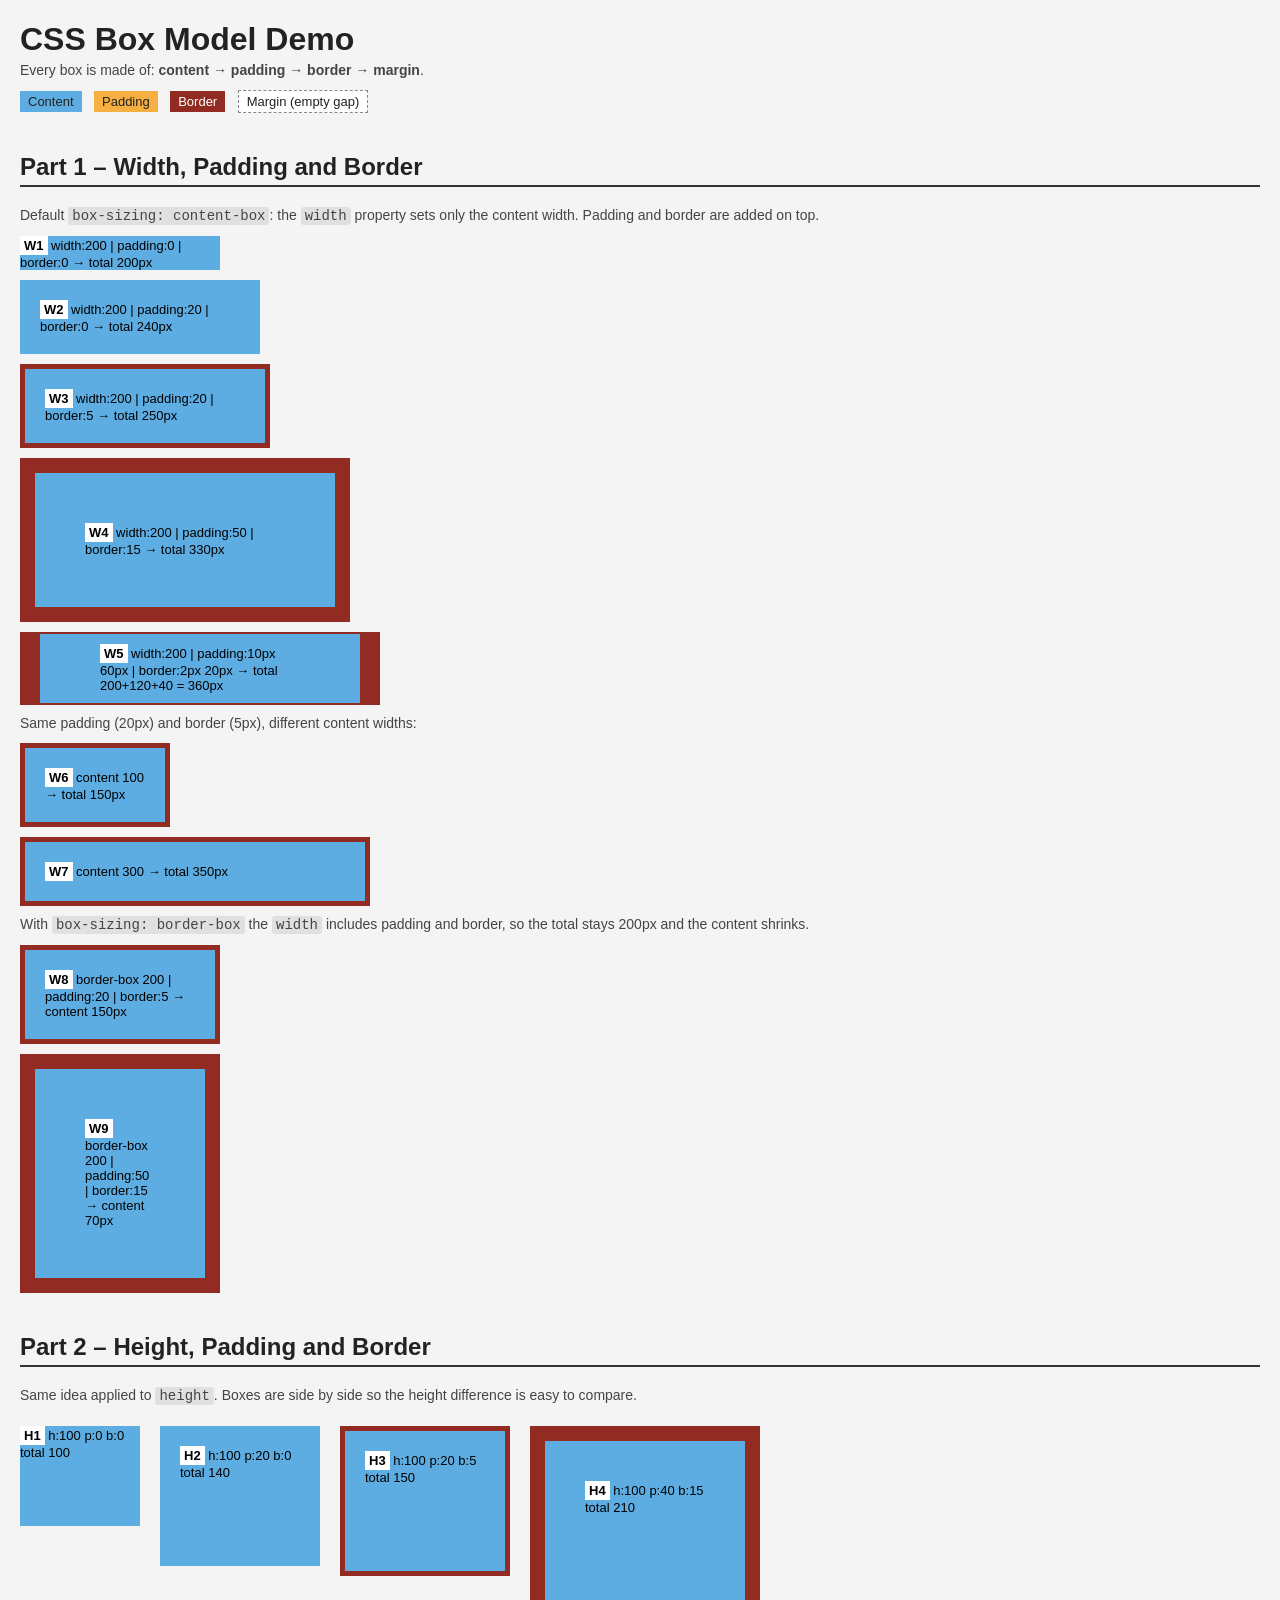
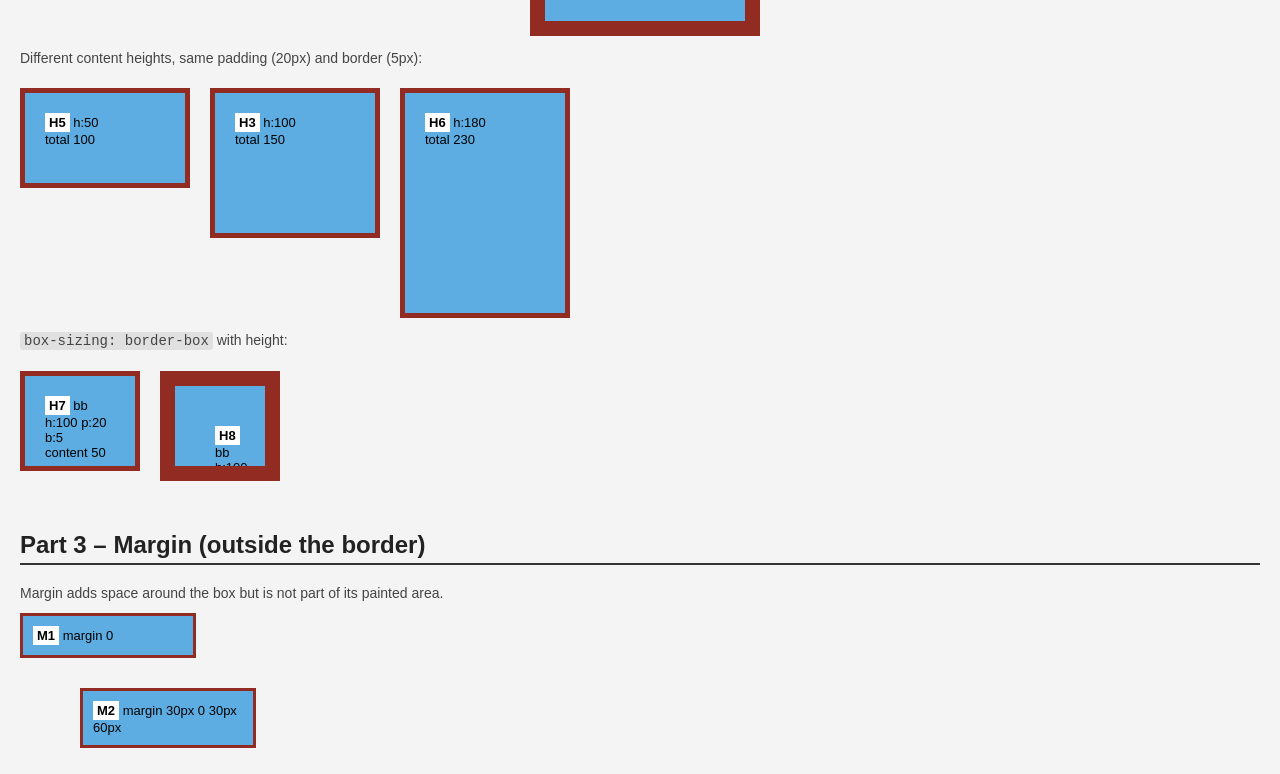
<file: CSS TASK-4/index.html>
<!DOCTYPE html>
<html lang="en">
<head>
<meta charset="UTF-8">
<meta name="viewport" content="width=device-width, initial-scale=1.0">
<title>CSS Box Model Demo</title>
<style>
  body { font-family: Arial, sans-serif; margin: 20px; background: #f4f4f4; color: #222; }
  h1 { margin-bottom: 4px; }
  h2 { margin-top: 40px; border-bottom: 2px solid #333; padding-bottom: 4px; }
  p.note { margin: 4px 0 12px; font-size: 14px; color: #444; }
  code { background: #e0e0e0; padding: 1px 4px; border-radius: 3px; }

  /* Shared look: content area is blue, padding area is orange (via background-clip),
     border is dark red, margin shows as the gap between boxes. */
  .box {
    background-color: #f5b041;                 /* padding + content colour */
    background-image: linear-gradient(#5dade2, #5dade2);
    background-repeat: no-repeat;
    background-clip: border-box;
    box-sizing: content-box;                   /* default behaviour */
    border-style: solid;
    border-color: #922b21;
    margin: 10px 0;
    overflow: hidden;
    font-size: 13px;
    color: #000;
  }

  /* ---------- PART 1: WIDTH EXPERIMENTS ---------- */
  /* Content width stays 200px; total width changes because padding/border are added */
  .w1 { width: 200px; padding: 0;     border-width: 0;   }  /* total = 200px */
  .w2 { width: 200px; padding: 20px;  border-width: 0;   }  /* total = 240px */
  .w3 { width: 200px; padding: 20px;  border-width: 5px; }  /* total = 250px */
  .w4 { width: 200px; padding: 50px;  border-width: 15px;}  /* total = 330px */
  .w5 { width: 200px; padding: 10px 60px; border-width: 2px 20px; } /* different left/right vs top/bottom */

  /* Different content widths, same padding + border */
  .w6 { width: 100px; padding: 20px; border-width: 5px; }   /* total = 150px */
  .w7 { width: 300px; padding: 20px; border-width: 5px; }   /* total = 350px */

  /* border-box: width INCLUDES padding + border */
  .w8 { box-sizing: border-box; width: 200px; padding: 20px; border-width: 5px; } /* total = 200px, content = 150px */
  .w9 { box-sizing: border-box; width: 200px; padding: 50px; border-width: 15px; } /* total = 200px, content = 70px */

  /* ---------- PART 2: HEIGHT EXPERIMENTS ---------- */
  .row { display: flex; align-items: flex-start; gap: 20px; flex-wrap: wrap; }
  .h { width: 120px; }
  .h1 { height: 100px; padding: 0;    border-width: 0;   }  /* total = 100px */
  .h2 { height: 100px; padding: 20px; border-width: 0;   }  /* total = 140px */
  .h3 { height: 100px; padding: 20px; border-width: 5px; }  /* total = 150px */
  .h4 { height: 100px; padding: 40px; border-width: 15px;}  /* total = 210px */
  .h5 { height: 50px;  padding: 20px; border-width: 5px; }  /* total = 100px */
  .h6 { height: 180px; padding: 20px; border-width: 5px; }  /* total = 230px */
  .h7 { box-sizing: border-box; height: 100px; padding: 20px; border-width: 5px; }  /* total = 100px, content = 50px */
  .h8 { box-sizing: border-box; height: 100px; padding: 40px; border-width: 15px;}  /* total = 100px, content = 0px */

  /* ---------- PART 3: MARGIN (for completeness) ---------- */
  .m1 { width: 150px; padding: 10px; border-width: 3px; margin: 0 0 0 0; }
  .m2 { width: 150px; padding: 10px; border-width: 3px; margin: 30px 0 30px 60px; }

  .label { font-weight: bold; background: #fff; padding: 2px 4px; display: inline-block; }
  .legend span { display: inline-block; padding: 3px 8px; margin-right: 8px; font-size: 13px; }
</style>
</head>
<body>

<h1>CSS Box Model Demo</h1>
<p class="note">Every box is made of: <b>content</b> &rarr; <b>padding</b> &rarr; <b>border</b> &rarr; <b>margin</b>.</p>
<div class="legend">
  <span style="background:#5dade2">Content</span>
  <span style="background:#f5b041">Padding</span>
  <span style="background:#922b21;color:#fff">Border</span>
  <span style="background:#fff;border:1px dashed #888">Margin (empty gap)</span>
</div>

<!-- ============ PART 1: WIDTH ============ -->
<h2>Part 1 &ndash; Width, Padding and Border</h2>
<p class="note">Default <code>box-sizing: content-box</code>: the <code>width</code> property sets only the content width. Padding and border are added on top.</p>

<div class="box w1"><span class="label">W1</span> width:200 | padding:0 | border:0 &rarr; total 200px</div>
<div class="box w2"><span class="label">W2</span> width:200 | padding:20 | border:0 &rarr; total 240px</div>
<div class="box w3"><span class="label">W3</span> width:200 | padding:20 | border:5 &rarr; total 250px</div>
<div class="box w4"><span class="label">W4</span> width:200 | padding:50 | border:15 &rarr; total 330px</div>
<div class="box w5"><span class="label">W5</span> width:200 | padding:10px 60px | border:2px 20px &rarr; total 200+120+40 = 360px</div>

<p class="note">Same padding (20px) and border (5px), different content widths:</p>
<div class="box w6"><span class="label">W6</span> content 100 &rarr; total 150px</div>
<div class="box w7"><span class="label">W7</span> content 300 &rarr; total 350px</div>

<p class="note">With <code>box-sizing: border-box</code> the <code>width</code> includes padding and border, so the total stays 200px and the content shrinks.</p>
<div class="box w8"><span class="label">W8</span> border-box 200 | padding:20 | border:5 &rarr; content 150px</div>
<div class="box w9"><span class="label">W9</span> border-box 200 | padding:50 | border:15 &rarr; content 70px</div>

<!-- ============ PART 2: HEIGHT ============ -->
<h2>Part 2 &ndash; Height, Padding and Border</h2>
<p class="note">Same idea applied to <code>height</code>. Boxes are side by side so the height difference is easy to compare.</p>

<div class="row">
  <div class="box h h1"><span class="label">H1</span> h:100 p:0 b:0<br>total 100</div>
  <div class="box h h2"><span class="label">H2</span> h:100 p:20 b:0<br>total 140</div>
  <div class="box h h3"><span class="label">H3</span> h:100 p:20 b:5<br>total 150</div>
  <div class="box h h4"><span class="label">H4</span> h:100 p:40 b:15<br>total 210</div>
</div>

<p class="note">Different content heights, same padding (20px) and border (5px):</p>
<div class="row">
  <div class="box h h5"><span class="label">H5</span> h:50<br>total 100</div>
  <div class="box h h3"><span class="label">H3</span> h:100<br>total 150</div>
  <div class="box h h6"><span class="label">H6</span> h:180<br>total 230</div>
</div>

<p class="note"><code>box-sizing: border-box</code> with height:</p>
<div class="row">
  <div class="box h h7"><span class="label">H7</span> bb h:100 p:20 b:5<br>content 50</div>
  <div class="box h h8"><span class="label">H8</span> bb h:100 p:40 b:15<br>content 0 (text overflows/hidden)</div>
</div>

<!-- ============ PART 3: MARGIN ============ -->
<h2>Part 3 &ndash; Margin (outside the border)</h2>
<p class="note">Margin adds space around the box but is not part of its painted area.</p>
<div class="box m1"><span class="label">M1</span> margin 0</div>
<div class="box m2"><span class="label">M2</span> margin 30px 0 30px 60px</div>

</body>
</html>
</file>
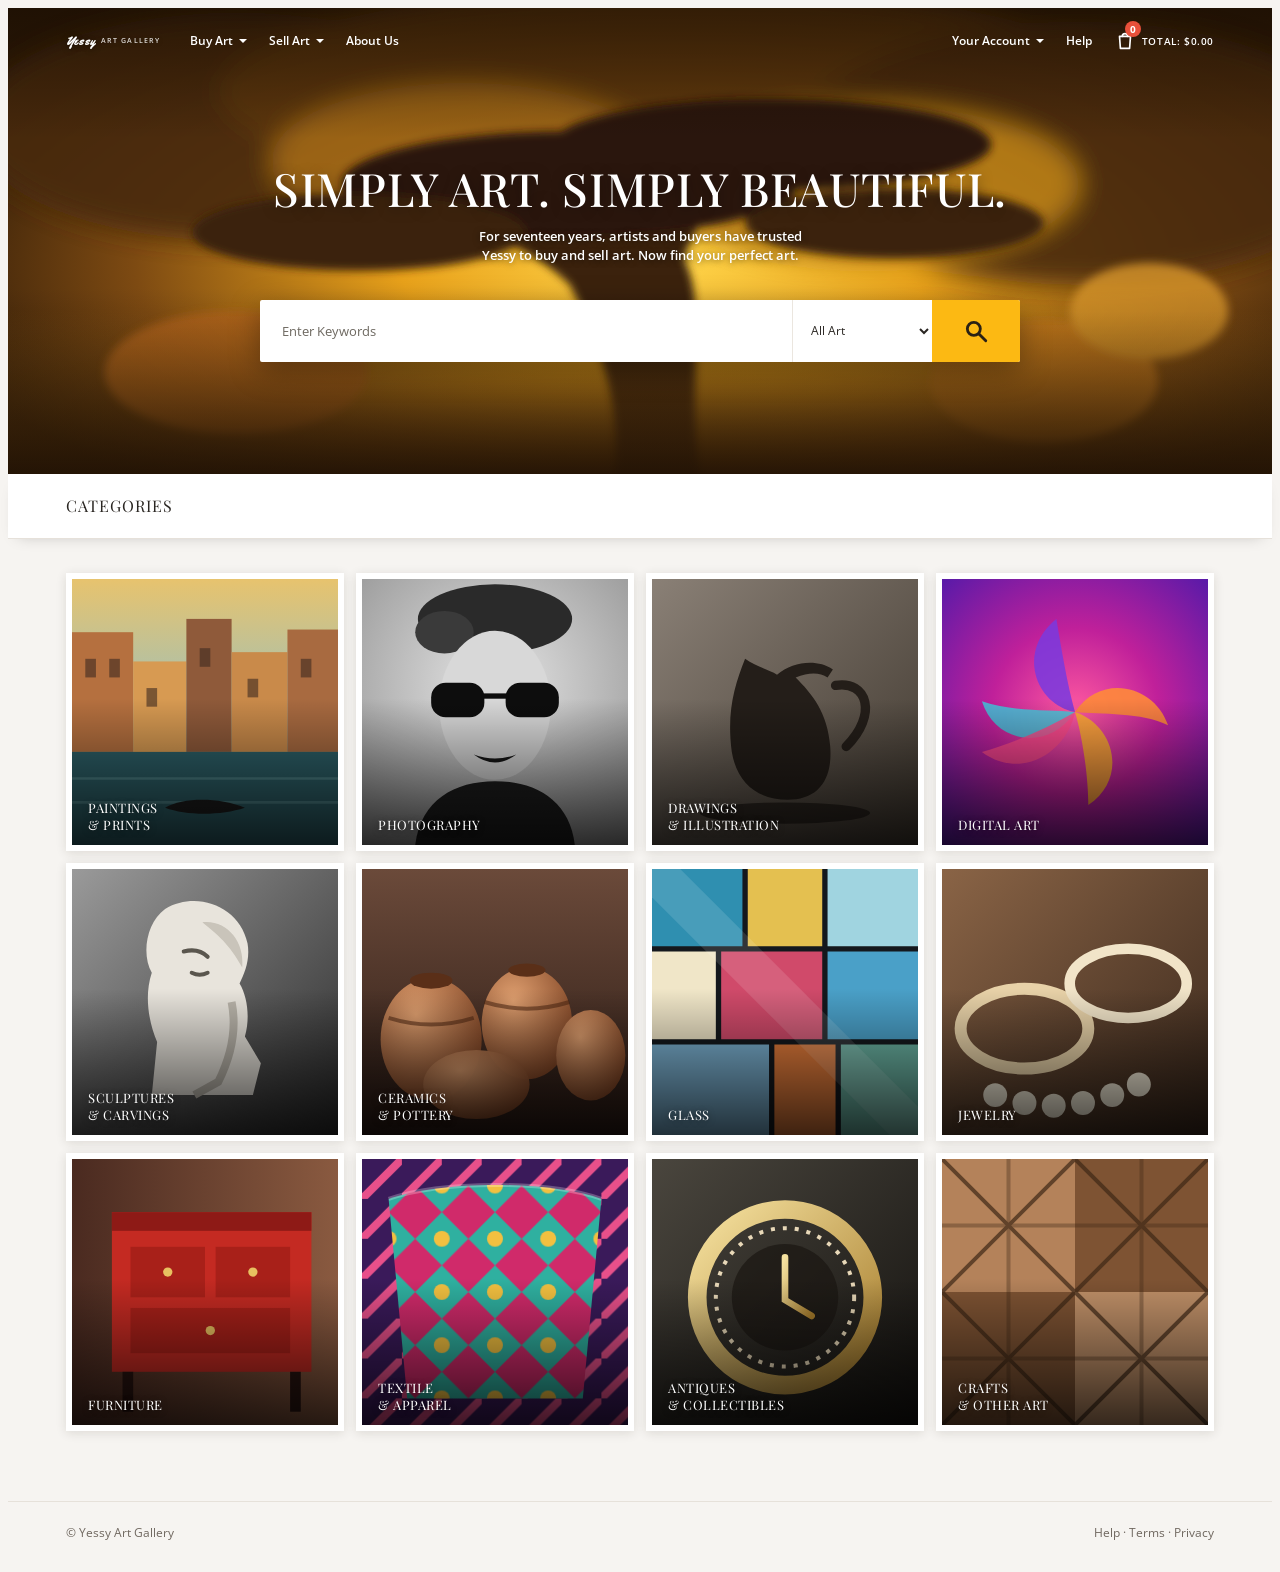
<file: CSS TASK-5/index.html>
<!doctype html>
<html lang="en">
<head>
<meta charset="utf-8">
<meta name="viewport" content="width=device-width, initial-scale=1, viewport-fit=cover">
<title>Yessy Art Gallery</title>
<meta name="claude:viewport-fit-sides" content="cover">
<link rel="preconnect" href="https://fonts.googleapis.com">
<link rel="preconnect" href="https://fonts.gstatic.com" crossorigin>
<link rel="stylesheet" href="https://fonts.googleapis.com/css2?family=Open+Sans:wght@400;600;700&family=Playfair+Display:wght@400;500;600&family=Yellowtail&display=swap">
<link rel="stylesheet" href="./style.css">
</head>
<body>
<header class="hero">
  <!-- painted golden landscape -->
  <svg class="paint" viewBox="0 0 1440 560" preserveAspectRatio="xMidYMid slice" aria-hidden="true">
    <defs>
      <radialGradient id="glow" cx="52%" cy="55%" r="60%">
        <stop offset="0" stop-color="#ffd54a"/>
        <stop offset=".35" stop-color="#e9a21b"/>
        <stop offset=".7" stop-color="#7d4a12"/>
        <stop offset="1" stop-color="#2e1a08"/>
      </radialGradient>
      <linearGradient id="ground" x1="0" y1="0" x2="0" y2="1">
        <stop offset="0" stop-color="#8a5a16" stop-opacity="0"/>
        <stop offset="1" stop-color="#2a1708"/>
      </linearGradient>
      <filter id="soft" x="-20%" y="-20%" width="140%" height="140%"><feGaussianBlur stdDeviation="14"/></filter>
      <filter id="soft2" x="-20%" y="-20%" width="140%" height="140%"><feGaussianBlur stdDeviation="5"/></filter>
    </defs>
    <rect width="1440" height="560" fill="url(#glow)"/>
    <g filter="url(#soft)" opacity=".9">
      <ellipse cx="260" cy="150" rx="300" ry="130" fill="#4a2c0c"/>
      <ellipse cx="760" cy="110" rx="520" ry="120" fill="#5a3510"/>
      <ellipse cx="1220" cy="180" rx="330" ry="150" fill="#4a2c0c"/>
      <ellipse cx="520" cy="190" rx="220" ry="90" fill="#9a6414"/>
      <ellipse cx="980" cy="215" rx="240" ry="90" fill="#b27a18"/>
    </g>
    <g filter="url(#soft2)" fill="#3a2209">
      <path d="M690 560 C700 470 680 410 640 330 C600 290 520 250 450 255 C520 215 620 215 690 270 C720 210 800 170 900 190 C830 205 790 240 770 300 C800 360 770 450 790 560Z"/>
      <ellipse cx="640" cy="215" rx="260" ry="60" fill="#2b1807"/>
      <ellipse cx="870" cy="170" rx="250" ry="52" fill="#2b1807"/>
      <ellipse cx="1010" cy="260" rx="170" ry="40" fill="#3a2209"/>
      <ellipse cx="400" cy="270" rx="190" ry="44" fill="#3a2209"/>
    </g>
    <g filter="url(#soft2)" opacity=".8">
      <ellipse cx="1180" cy="440" rx="130" ry="70" fill="#c4781a"/>
      <ellipse cx="260" cy="430" rx="150" ry="70" fill="#b5651a"/>
      <ellipse cx="1300" cy="360" rx="90" ry="55" fill="#d7952a"/>
    </g>
    <rect y="360" width="1440" height="200" fill="url(#ground)"/>
  </svg>

  <div class="wrap">
    <nav class="nav" aria-label="Main">
      <div class="nav-left">
        <a class="logo" href="#top" aria-label="Yessy Art Gallery">Yessy<small>art gallery</small></a>
        <button class="link hide-sm" type="button">Buy Art <span class="caret"></span></button>
        <button class="link hide-sm" type="button">Sell Art <span class="caret"></span></button>
        <a class="hide-sm" href="#about">About Us</a>
      </div>
      <div class="nav-right">
        <button class="link hide-sm" type="button">Your Account <span class="caret"></span></button>
        <a class="hide-sm" href="#help">Help</a>
        <a class="cart" href="#cart" aria-label="Cart">
          <svg viewBox="0 0 24 24" fill="none" stroke="currentColor" stroke-width="1.8" stroke-linecap="round" stroke-linejoin="round"><path d="M6 7h12l-1 13H7L6 7Z"/><path d="M9 7a3 3 0 0 1 6 0"/></svg>
          <span class="badge" id="cartCount">0</span>
          <span class="total">Total: <span id="cartTotal">$0.00</span></span>
        </a>
      </div>
    </nav>

    <div class="hero-body" id="top">
      <h1>Simply Art. Simply Beautiful.</h1>
      <p class="lede">For seventeen years, artists and buyers have trusted Yessy to buy and sell art. Now find your perfect art.</p>
      <form class="search" id="searchForm" role="search">
        <label for="q" hidden>Search</label>
        <input id="q" type="text" placeholder="Enter Keywords" autocomplete="off">
        <label for="cat" hidden>Category</label>
        <select id="cat">
          <option value="">All Art</option>
          <option>Paintings &amp; Prints</option>
          <option>Photography</option>
          <option>Drawings &amp; Illustration</option>
          <option>Digital Art</option>
          <option>Sculptures &amp; Carvings</option>
          <option>Ceramics &amp; Pottery</option>
          <option>Glass</option>
          <option>Jewelry</option>
          <option>Furniture</option>
          <option>Textile &amp; Apparel</option>
          <option>Antiques &amp; Collectibles</option>
          <option>Crafts &amp; Other Art</option>
        </select>
        <button type="submit" aria-label="Search">
          <svg viewBox="0 0 24 24" fill="none" stroke="currentColor" stroke-width="2.6" stroke-linecap="round"><circle cx="10" cy="10" r="6"/><path d="M15 15l6 6"/></svg>
        </button>
      </form>
      <p class="status" id="status" aria-live="polite"></p>
    </div>
  </div>
</header>

<section aria-labelledby="catTitle">
  <div class="cat-head"><div class="wrap"><h2 id="catTitle">Categories</h2></div></div>
  <div class="wrap cat-wrap">
    <div class="grid" id="grid">

      <button class="tile" type="button" data-cat="Paintings &amp; Prints"><div class="art">
        <svg viewBox="0 0 200 200" preserveAspectRatio="xMidYMid slice" aria-hidden="true">
          <defs><linearGradient id="p1" x1="0" y1="0" x2="0" y2="1"><stop offset="0" stop-color="#e7c36e"/><stop offset=".5" stop-color="#9ec0b8"/><stop offset="1" stop-color="#2f6a70"/></linearGradient></defs>
          <rect width="200" height="200" fill="url(#p1)"/>
          <rect x="0" y="40" width="46" height="90" fill="#b5703f"/><rect x="46" y="62" width="40" height="70" fill="#d79a52"/><rect x="86" y="30" width="34" height="100" fill="#8f5a3a"/><rect x="120" y="55" width="42" height="75" fill="#c98a4a"/><rect x="162" y="38" width="38" height="92" fill="#a86a40"/>
          <g fill="#3e2a20" opacity=".6"><rect x="10" y="60" width="8" height="14"/><rect x="28" y="60" width="8" height="14"/><rect x="56" y="82" width="8" height="14"/><rect x="96" y="52" width="8" height="14"/><rect x="132" y="75" width="8" height="14"/><rect x="172" y="60" width="8" height="14"/></g>
          <rect y="130" width="200" height="70" fill="#2d6068"/><path d="M0 150h200M0 168h200" stroke="#6aa0a2" stroke-width="2" opacity=".5"/>
          <path d="M70 172c14-8 40-8 60 0-18 6-44 6-60 0Z" fill="#1d1d1d"/>
        </svg><span class="label">Paintings<br>&amp; Prints</span></div></button>

      <button class="tile" type="button" data-cat="Photography"><div class="art">
        <svg viewBox="0 0 200 200" preserveAspectRatio="xMidYMid slice" aria-hidden="true">
          <defs><radialGradient id="p2" cx=".5" cy=".4" r=".8"><stop offset="0" stop-color="#e5e5e5"/><stop offset="1" stop-color="#8d8d8d"/></radialGradient></defs>
          <rect width="200" height="200" fill="url(#p2)"/>
          <ellipse cx="100" cy="30" rx="58" ry="26" fill="#2a2a2a"/><ellipse cx="62" cy="40" rx="22" ry="16" fill="#3a3a3a"/>
          <ellipse cx="100" cy="95" rx="42" ry="56" fill="#d8d8d8"/>
          <rect x="52" y="78" width="40" height="26" rx="11" fill="#0d0d0d"/><rect x="108" y="78" width="40" height="26" rx="11" fill="#0d0d0d"/><rect x="90" y="86" width="20" height="4" fill="#0d0d0d"/>
          <path d="M84 132q16 12 32 0q-16 6-32 0Z" fill="#161616"/>
          <path d="M40 200c4-34 30-48 60-48s56 14 60 48Z" fill="#1e1e1e"/>
        </svg><span class="label">Photography</span></div></button>

      <button class="tile" type="button" data-cat="Drawings &amp; Illustration"><div class="art">
        <svg viewBox="0 0 200 200" preserveAspectRatio="xMidYMid slice" aria-hidden="true">
          <defs><linearGradient id="p3" x1="0" y1="0" x2="1" y2="1"><stop offset="0" stop-color="#8a8076"/><stop offset="1" stop-color="#40382f"/></linearGradient></defs>
          <rect width="200" height="200" fill="url(#p3)"/>
          <path d="M70 60c-8 20-14 40-10 70 4 24 20 36 42 36s34-14 32-40c-2-26-14-40-26-52 10-4 18-4 24 0l4-6c-12-8-30-6-42 4-6-4-16-6-24-12Z" fill="#241e19"/>
          <path d="M138 80c24-4 32 22 8 46" stroke="#241e19" stroke-width="7" fill="none" stroke-linecap="round"/>
          <ellipse cx="100" cy="176" rx="64" ry="8" fill="#1d1813" opacity=".7"/>
        </svg><span class="label">Drawings<br>&amp; Illustration</span></div></button>

      <button class="tile" type="button" data-cat="Digital Art"><div class="art">
        <svg viewBox="0 0 200 200" preserveAspectRatio="xMidYMid slice" aria-hidden="true">
          <defs><radialGradient id="p4" cx=".5" cy=".5" r=".7"><stop offset="0" stop-color="#ff5aa0"/><stop offset=".45" stop-color="#c0209a"/><stop offset="1" stop-color="#5a1aa8"/></radialGradient></defs>
          <rect width="200" height="200" fill="url(#p4)"/>
          <g transform="translate(100 100)" fill="none" stroke-linecap="round">
            <path d="M0 0c20-30 60-20 70 10-20-10-50-8-70-10Z" fill="#ff8a3a" opacity=".9"/>
            <path d="M0 0c30 10 40 50 10 70 0-20-4-50-10-70Z" fill="#ffb02e" opacity=".85"/>
            <path d="M0 0c-20 30-60 24-70-8 24 8 50 6 70 8Z" fill="#3ad0e0" opacity=".8"/>
            <path d="M0 0c-30-6-44-46-14-70 4 24 8 48 14 70Z" fill="#7a3ae0" opacity=".85"/>
            <path d="M0 0c-6 30-40 52-70 30 22-6 50-18 70-30Z" fill="#ff4a8a" opacity=".8"/>
          </g>
        </svg><span class="label">Digital Art</span></div></button>

      <button class="tile" type="button" data-cat="Sculptures &amp; Carvings"><div class="art">
        <svg viewBox="0 0 200 200" preserveAspectRatio="xMidYMid slice" aria-hidden="true">
          <defs><linearGradient id="p5" x1="0" y1="0" x2="1" y2="1"><stop offset="0" stop-color="#9a9a9a"/><stop offset="1" stop-color="#2b2b2b"/></linearGradient></defs>
          <rect width="200" height="200" fill="url(#p5)"/>
          <path d="M70 30c24-14 56-2 62 26 2 12-2 22-6 30 6 10 8 26 4 40l12 20-6 24H60l4-40c-6-14-10-34-4-52-8-14-4-38 10-48Z" fill="#e8e4dc"/>
          <path d="M98 40c18-2 32 14 30 34-10-18-18-24-30-34Z" fill="#c9c4ba"/>
          <path d="M120 100c4 20 0 40-10 60l-18 10" stroke="#b9b4aa" stroke-width="6" fill="none"/>
          <path d="M84 62c8-2 14 0 18 4M90 78c4 2 8 2 12 0" stroke="#5a564e" stroke-width="3" fill="none" stroke-linecap="round"/>
        </svg><span class="label">Sculptures<br>&amp;&nbsp;Carvings</span></div></button>

      <button class="tile" type="button" data-cat="Ceramics &amp; Pottery"><div class="art">
        <svg viewBox="0 0 200 200" preserveAspectRatio="xMidYMid slice" aria-hidden="true">
          <defs><linearGradient id="p6" x1="0" y1="0" x2="0" y2="1"><stop offset="0" stop-color="#6b4a3a"/><stop offset="1" stop-color="#2a1a14"/></linearGradient><radialGradient id="p6b" cx=".35" cy=".3" r=".8"><stop offset="0" stop-color="#e0a070"/><stop offset="1" stop-color="#7a3f20"/></radialGradient></defs>
          <rect width="200" height="200" fill="url(#p6)"/>
          <ellipse cx="52" cy="128" rx="38" ry="46" fill="url(#p6b)"/><ellipse cx="52" cy="84" rx="16" ry="6" fill="#5a2f18"/>
          <ellipse cx="124" cy="116" rx="34" ry="42" fill="url(#p6b)"/><ellipse cx="124" cy="76" rx="14" ry="5" fill="#5a2f18"/>
          <ellipse cx="172" cy="140" rx="26" ry="34" fill="url(#p6b)"/>
          <ellipse cx="86" cy="162" rx="40" ry="26" fill="url(#p6b)" opacity=".95"/>
          <path d="M20 112q32 10 64 0M92 100q32 10 64 0" stroke="#4a2410" stroke-width="3" fill="none" opacity=".55"/>
        </svg><span class="label">Ceramics<br>&amp; Pottery</span></div></button>

      <button class="tile" type="button" data-cat="Glass"><div class="art">
        <svg viewBox="0 0 200 200" preserveAspectRatio="xMidYMid slice" aria-hidden="true">
          <rect width="200" height="200" fill="#1b2a38"/>
          <g>
            <rect x="0" y="0" width="70" height="60" fill="#2f8fb0"/><rect x="70" y="0" width="60" height="60" fill="#e4c050"/><rect x="130" y="0" width="70" height="60" fill="#a0d4e0"/>
            <rect x="0" y="60" width="50" height="70" fill="#f0e6c8"/><rect x="50" y="60" width="80" height="70" fill="#d04a6a"/><rect x="130" y="60" width="70" height="70" fill="#4aa0c8"/>
            <rect x="0" y="130" width="90" height="70" fill="#7ab0d0"/><rect x="90" y="130" width="50" height="70" fill="#e07a3a"/><rect x="140" y="130" width="60" height="70" fill="#68b0a0"/>
          </g>
          <g stroke="#14181d" stroke-width="4"><path d="M70 0v60M130 0v60M50 60v70M130 60v70M90 130v70M140 130v70"/><path d="M0 60h200M0 130h200"/></g>
          <path d="M0 0l200 200" stroke="#fff" stroke-opacity=".12" stroke-width="30"/>
        </svg><span class="label">Glass</span></div></button>

      <button class="tile" type="button" data-cat="Jewelry"><div class="art">
        <svg viewBox="0 0 200 200" preserveAspectRatio="xMidYMid slice" aria-hidden="true">
          <defs><linearGradient id="p8" x1="0" y1="0" x2="1" y2="1"><stop offset="0" stop-color="#8a6446"/><stop offset="1" stop-color="#3a281c"/></linearGradient></defs>
          <rect width="200" height="200" fill="url(#p8)"/>
          <ellipse cx="62" cy="120" rx="48" ry="30" fill="none" stroke="#e8d2a8" stroke-width="9"/>
          <ellipse cx="140" cy="86" rx="44" ry="26" fill="none" stroke="#f1e4c8" stroke-width="8"/>
          <g fill="#f4ecd8"><circle cx="40" cy="170" r="9"/><circle cx="62" cy="176" r="9"/><circle cx="84" cy="178" r="9"/><circle cx="106" cy="176" r="9"/><circle cx="128" cy="170" r="9"/><circle cx="148" cy="162" r="9"/></g>
        </svg><span class="label">Jewelry</span></div></button>

      <button class="tile" type="button" data-cat="Furniture"><div class="art">
        <svg viewBox="0 0 200 200" preserveAspectRatio="xMidYMid slice" aria-hidden="true">
          <defs><linearGradient id="p9" x1="0" y1="0" x2="1" y2="0"><stop offset="0" stop-color="#4a2a20"/><stop offset="1" stop-color="#8a5a40"/></linearGradient></defs>
          <rect width="200" height="200" fill="url(#p9)"/>
          <rect x="30" y="40" width="150" height="120" fill="#c42a22"/><rect x="30" y="40" width="150" height="14" fill="#8e1a16"/>
          <rect x="44" y="66" width="56" height="38" fill="#a82019"/><rect x="108" y="66" width="56" height="38" fill="#a82019"/><rect x="44" y="112" width="120" height="34" fill="#a82019"/>
          <g fill="#e8c060"><circle cx="72" cy="85" r="3.5"/><circle cx="136" cy="85" r="3.5"/><circle cx="104" cy="129" r="3.5"/></g>
          <rect x="38" y="160" width="8" height="30" fill="#2a1410"/><rect x="164" y="160" width="8" height="30" fill="#2a1410"/>
        </svg><span class="label">Furniture</span></div></button>

      <button class="tile" type="button" data-cat="Textile &amp; Apparel"><div class="art">
        <svg viewBox="0 0 200 200" preserveAspectRatio="xMidYMid slice" aria-hidden="true">
          <defs><pattern id="pt" width="40" height="40" patternUnits="userSpaceOnUse"><rect width="40" height="40" fill="#d02a6a"/><path d="M0 20L20 0L40 20L20 40Z" fill="#2fb0a0"/><circle cx="20" cy="20" r="6" fill="#f2c040"/></pattern>
          <pattern id="pt2" width="30" height="30" patternUnits="userSpaceOnUse"><rect width="30" height="30" fill="#3a1a5a"/><path d="M0 30L30 0" stroke="#e8508a" stroke-width="6"/></pattern></defs>
          <rect width="200" height="200" fill="url(#pt2)"/>
          <path d="M20 30c40-14 120-14 160 0l-14 150H34Z" fill="url(#pt)"/>
          <path d="M20 30c40-14 120-14 160 0" stroke="#fff" stroke-opacity=".25" stroke-width="3" fill="none"/>
        </svg><span class="label">Textile<br>&amp; Apparel</span></div></button>

      <button class="tile" type="button" data-cat="Antiques &amp; Collectibles"><div class="art">
        <svg viewBox="0 0 200 200" preserveAspectRatio="xMidYMid slice" aria-hidden="true">
          <defs><linearGradient id="p11" x1="0" y1="0" x2="1" y2="1"><stop offset="0" stop-color="#4a463e"/><stop offset="1" stop-color="#14120f"/></linearGradient><linearGradient id="g11" x1="0" y1="0" x2="1" y2="1"><stop offset="0" stop-color="#f6e2a0"/><stop offset="1" stop-color="#a47a2a"/></linearGradient></defs>
          <rect width="200" height="200" fill="url(#p11)"/>
          <circle cx="100" cy="104" r="66" fill="none" stroke="url(#g11)" stroke-width="14"/>
          <circle cx="100" cy="104" r="52" fill="none" stroke="#e8d8b8" stroke-width="3" stroke-dasharray="3 6"/>
          <circle cx="100" cy="104" r="40" fill="#1a1612" opacity=".7"/>
          <path d="M100 74v32l20 12" stroke="url(#g11)" stroke-width="5" fill="none" stroke-linecap="round"/>
        </svg><span class="label">Antiques<br>&amp; Collectibles</span></div></button>

      <button class="tile" type="button" data-cat="Crafts &amp; Other Art"><div class="art">
        <svg viewBox="0 0 200 200" preserveAspectRatio="xMidYMid slice" aria-hidden="true">
          <rect width="200" height="200" fill="#9a6a44"/>
          <g>
            <path d="M0 0h100v100H0Z" fill="#b4825a"/><path d="M100 0h100v100H100Z" fill="#7e5333"/>
            <path d="M0 100h100v100H0Z" fill="#7e5333"/><path d="M100 100h100v100H100Z" fill="#c09068"/>
          </g>
          <g stroke="#3e2816" stroke-width="3" fill="none" opacity=".7">
            <path d="M0 0l100 100M100 0L0 100M100 0l100 100M200 0L100 100M0 100l100 100M100 100L0 200M100 100l100 100M200 100L100 200"/>
            <path d="M50 0v200M150 0v200M0 50h200M0 150h200" opacity=".5"/>
          </g>
        </svg><span class="label">Crafts<br>&amp; Other Art</span></div></button>

    </div>
  </div>
</section>

<footer id="about"><div class="wrap"><span>&copy; Yessy Art Gallery</span><span id="help">Help &middot; Terms &middot; Privacy</span></div></footer>

<script>
(function(){
  var form=document.getElementById('searchForm');
  var q=document.getElementById('q');
  var cat=document.getElementById('cat');
  var status=document.getElementById('status');
  function esc(s){return String(s).replace(/[&<>"']/g,function(c){return {'&':'&amp;','<':'&lt;','>':'&gt;','"':'&quot;',"'":'&#39;'}[c]})}
  function say(){
    var kw=q.value.trim();
    var c=cat.value;
    var where=c?c:'all art';
    status.innerHTML=kw
      ? 'Searching '+esc(where)+' for “'+esc(kw)+'”…'
      : 'Browsing '+esc(where)+'.';
  }
  form.addEventListener('submit',function(e){e.preventDefault();say()});
  document.getElementById('grid').addEventListener('click',function(e){
    var t=e.target.closest('.tile'); if(!t) return;
    var name=t.getAttribute('data-cat');
    for(var i=0;i<cat.options.length;i++){ if(cat.options[i].text===name){cat.selectedIndex=i;break} }
    say();
    window.scrollTo({top:0,behavior:'smooth'});
    q.focus({preventScroll:true});
  });
})();
</script>
</body>
</html>
</file>
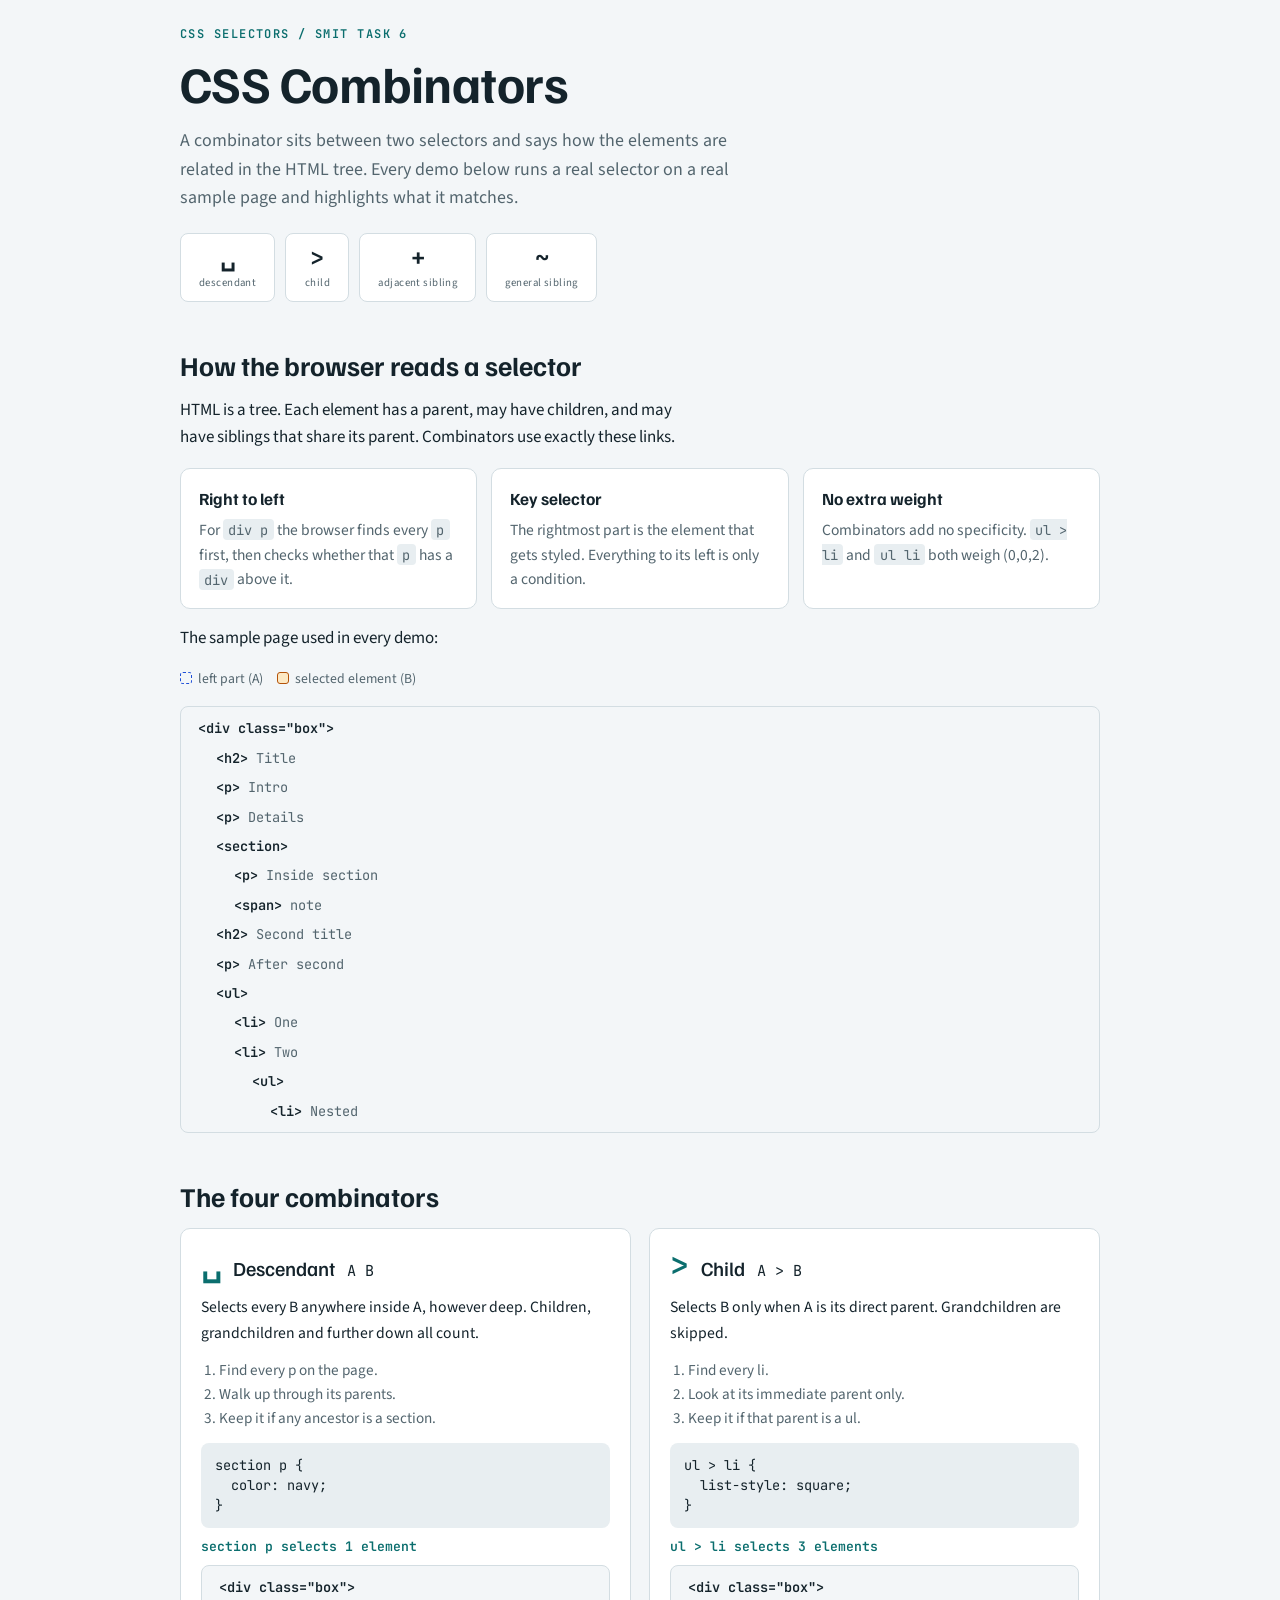
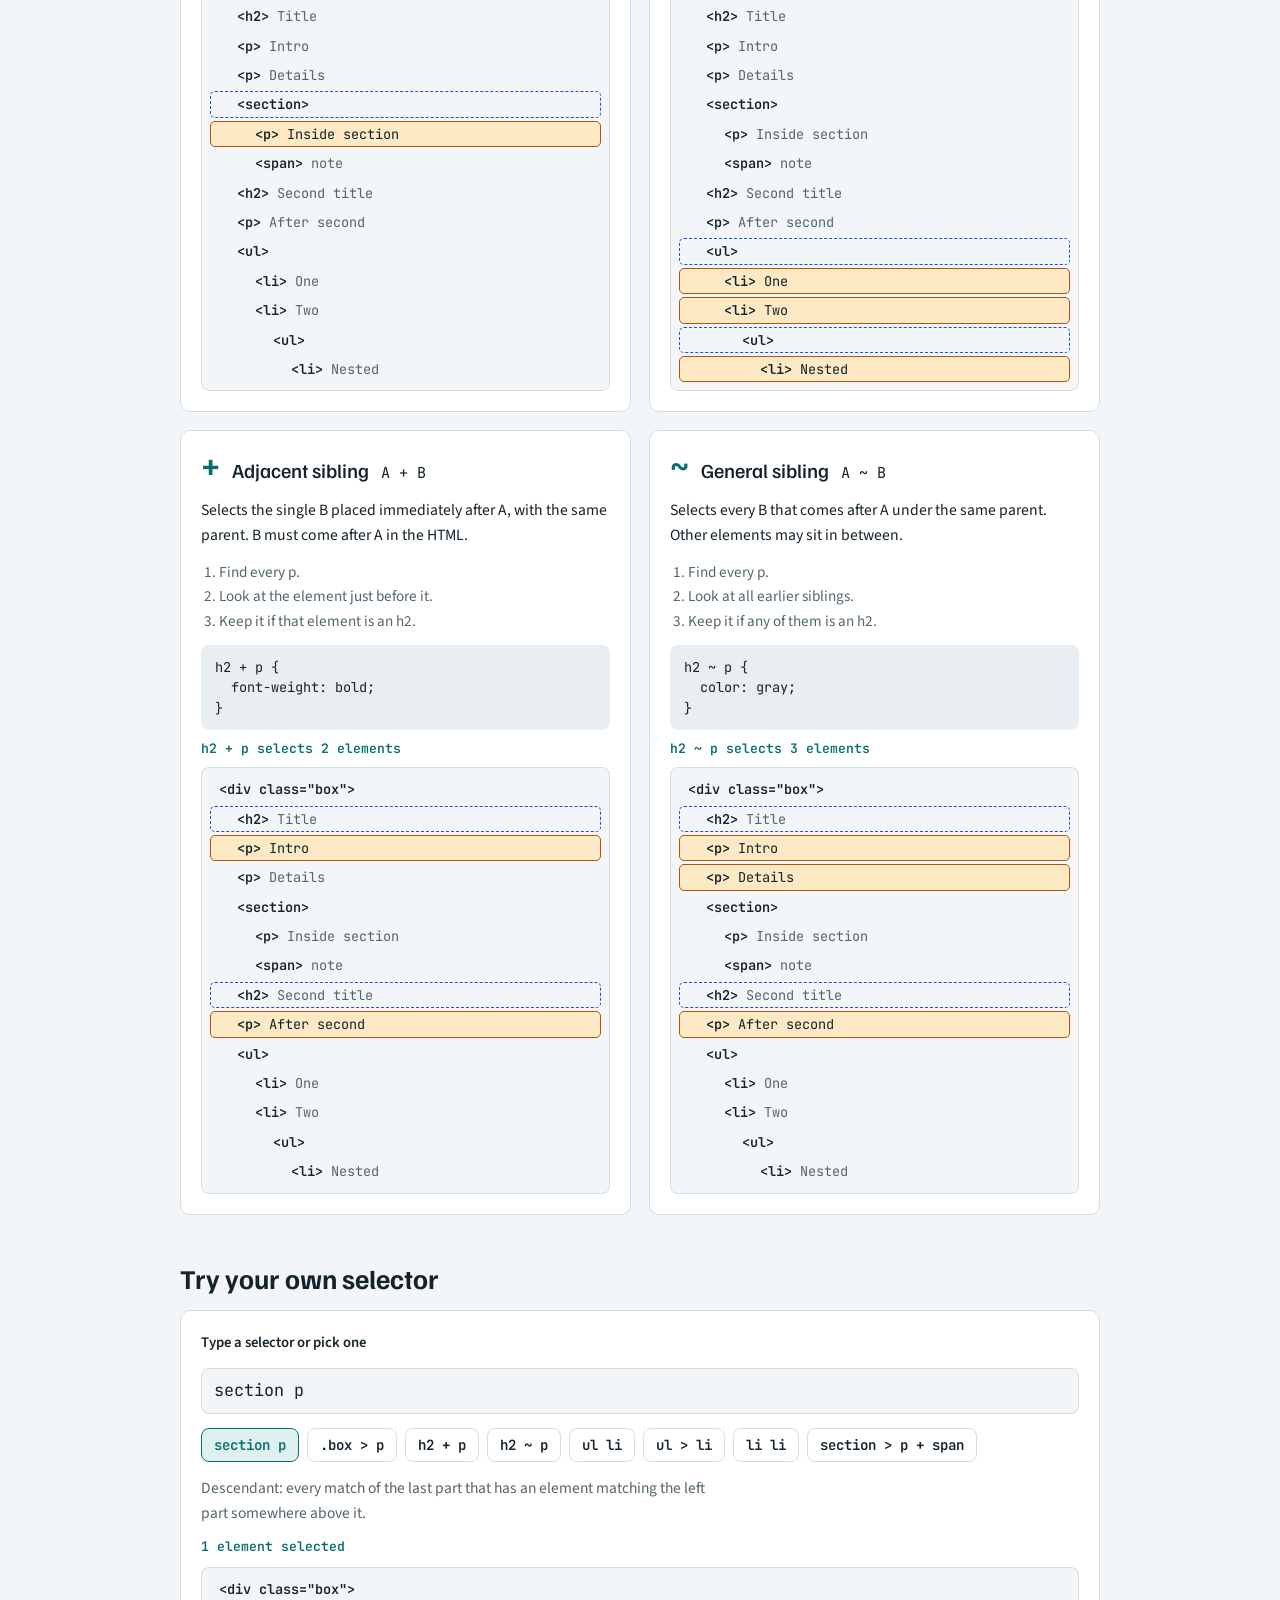
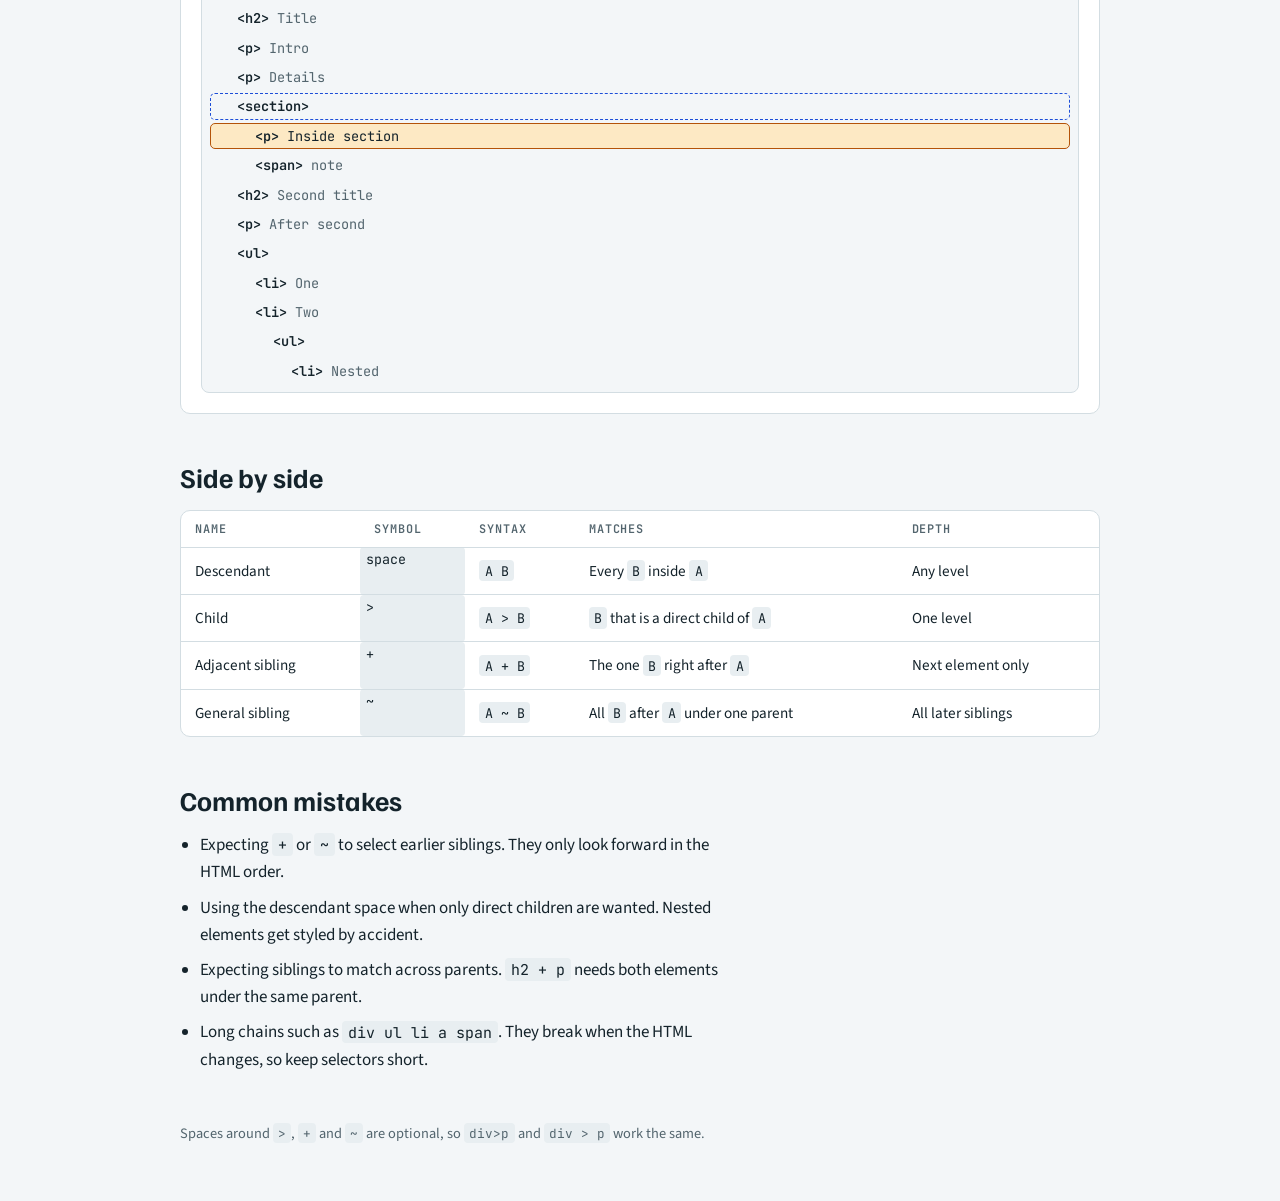
<file: CSS TASK-6/index.html>
<!doctype html><html><head><meta charset=utf8><meta name=viewport content="width=device-width,initial-scale=1,viewport-fit=cover"><style>:root{color-scheme:light;box-sizing:border-box;padding-top:env(safe-area-inset-top,0px);padding-bottom:env(safe-area-inset-bottom,0px)}html{scroll-padding-top:env(safe-area-inset-top,0px)}body{margin:0;padding:0;font:14px -apple-system,BlinkMacSystemFont,sans-serif;background:#fff;color:#000}img{max-width:100%}[hidden]:not([hidden=until-found i]){display:none!important}</style></head><body>
<title>CSS Combinators</title>
<meta name="claude:viewport-fit-sides" content="cover">
<link rel="stylesheet" href="https://fonts.googleapis.com/css2?family=Familjen+Grotesk:wght@500;700&family=Source+Sans+3:wght@400;600&family=JetBrains+Mono:wght@400;600&display=swap">
<style>
/* Layout: single readable column; each combinator gets a live DOM-tree demo that highlights real matches */
:root {
  --bg: #f3f6f8;
  --surface: #ffffff;
  --fg: #14232b;
  --muted: #53656e;
  --line: #d3dde2;
  --accent: #0b6e6e;
  --accent-soft: #dff1ef;
  --match: #b45309;
  --match-bg: #fde9c4;
  --anchor: #1d4ed8;
  --code-bg: #e8eef1;
  --display: "Familjen Grotesk", "Segoe UI", system-ui, sans-serif;
  --body: "Source Sans 3", "Segoe UI", system-ui, sans-serif;
  --mono: "JetBrains Mono", ui-monospace, Menlo, Consolas, monospace;
}
@media (prefers-color-scheme: dark) {
  :root:not([data-theme="light"]) {
    --bg: #0e171c; --surface: #15222a; --fg: #e4eef2; --muted: #9db0b8; --line: #28393f;
    --accent: #4fc4bd; --accent-soft: #123a3a; --match: #f6b352; --match-bg: #4a3513;
    --anchor: #8fb0ff; --code-bg: #1d2e36; color-scheme: dark;
  }
}
:root[data-theme="dark"] {
  --bg: #0e171c; --surface: #15222a; --fg: #e4eef2; --muted: #9db0b8; --line: #28393f;
  --accent: #4fc4bd; --accent-soft: #123a3a; --match: #f6b352; --match-bg: #4a3513;
  --anchor: #8fb0ff; --code-bg: #1d2e36; color-scheme: dark;
}
* { box-sizing: border-box; }
body {
  background: var(--bg); color: var(--fg); font: 400 17px/1.6 var(--body);
  padding-block: 28px 56px;
  padding-left: max(16px, env(safe-area-inset-left, 0px));
  padding-right: max(16px, env(safe-area-inset-right, 0px));
}
.wrap { max-width: 920px; margin: 0 auto; display: flex; flex-direction: column; gap: 48px; }
h1, h2, h3 { font-family: var(--display); line-height: 1.15; text-wrap: balance; margin: 0; }
h1 { font-size: clamp(2rem, 6vw, 3.2rem); font-weight: 700; letter-spacing: -0.01em; }
h2 { font-size: 1.7rem; font-weight: 700; }
h3 { font-size: 1.25rem; font-weight: 500; }
p { margin: 0; max-width: 65ch; }
code, .mono { font-family: var(--mono); font-size: 0.88em; background: var(--code-bg); padding: 0.12em 0.4em; border-radius: 4px; }
.eyebrow { font: 600 0.75rem/1 var(--mono); letter-spacing: 0.12em; text-transform: uppercase; color: var(--accent); }
header { display: flex; flex-direction: column; gap: 14px; }
header p { color: var(--muted); font-size: 1.12rem; }
.symbols { display: flex; flex-wrap: wrap; gap: 10px; margin-top: 6px; }
.symbols span { font: 600 1.5rem/1 var(--mono); background: var(--surface); border: 1px solid var(--line); border-radius: 8px; padding: 12px 18px; min-width: 64px; text-align: center; }
.symbols small { display: block; font: 400 0.68rem/1.2 var(--body); color: var(--muted); margin-top: 6px; letter-spacing: 0.04em; }
section { display: flex; flex-direction: column; gap: 16px; }
.facts { display: grid; grid-template-columns: repeat(auto-fit, minmax(240px, 1fr)); gap: 14px; }
.fact { background: var(--surface); border: 1px solid var(--line); border-radius: 10px; padding: 16px 18px; display: flex; flex-direction: column; gap: 6px; min-width: 0; }
.fact b { font-family: var(--display); font-weight: 700; }
.fact span { color: var(--muted); font-size: 0.97rem; }
.cards { display: grid; grid-template-columns: repeat(auto-fit, minmax(min(100%, 400px), 1fr)); gap: 18px; }
.card { background: var(--surface); border: 1px solid var(--line); border-radius: 10px; padding: 20px; display: flex; flex-direction: column; gap: 12px; min-width: 0; }
.card header { flex-direction: row; align-items: baseline; gap: 12px; flex-wrap: wrap; }
.sym { font: 600 2rem/1 var(--mono); color: var(--accent); }
.syntax { font-family: var(--mono); font-size: 0.95rem; }
.card p { font-size: 0.98rem; }
.steps { margin: 0; padding-left: 1.2em; color: var(--muted); font-size: 0.95rem; }
pre { margin: 0; background: var(--code-bg); border-radius: 8px; padding: 12px 14px; overflow-x: auto; font: 400 0.85rem/1.5 var(--mono); }
.legend { display: flex; flex-wrap: wrap; gap: 14px; font-size: 0.86rem; color: var(--muted); }
.legend i { display: inline-block; width: 12px; height: 12px; border-radius: 3px; vertical-align: -1px; margin-right: 6px; }
.k-match { background: var(--match-bg); border: 1.5px solid var(--match); }
.k-anchor { border: 1.5px dashed var(--anchor); }
.tree { background: var(--bg); border: 1px solid var(--line); border-radius: 8px; padding: 8px; display: flex; flex-direction: column; gap: 3px; overflow-x: auto; }
.row { padding: 2px 8px 2px calc(8px + var(--d) * 18px); border: 1.5px solid transparent; border-radius: 5px; font: 400 0.85rem/1.5 var(--mono); white-space: nowrap; color: var(--muted); }
.row b { font-weight: 600; color: var(--fg); }
.row.anchor { border: 1.5px dashed var(--anchor); }
.row.match { background: var(--match-bg); border: 1.5px solid var(--match); color: var(--fg); }
.count { font: 600 0.82rem/1 var(--mono); color: var(--accent); }
.play { background: var(--surface); border: 1px solid var(--line); border-radius: 10px; padding: 20px; display: flex; flex-direction: column; gap: 14px; }
label { font-weight: 600; font-size: 0.92rem; }
input[type="text"] { width: 100%; font: 400 1.05rem/1.4 var(--mono); padding: 10px 12px; border: 1.5px solid var(--line); border-radius: 8px; background: var(--bg); color: var(--fg); }
input[type="text"]:focus-visible, button:focus-visible { outline: 3px solid var(--accent); outline-offset: 2px; }
.presets { display: flex; flex-wrap: wrap; gap: 8px; }
button { font: 600 0.88rem/1 var(--mono); padding: 9px 12px; border-radius: 8px; border: 1.5px solid var(--line); background: var(--surface); color: var(--fg); cursor: pointer; }
button:hover { border-color: var(--accent); }
button[aria-pressed="true"] { background: var(--accent-soft); border-color: var(--accent); color: var(--accent); }
.explain { color: var(--muted); font-size: 0.97rem; min-height: 3.2em; }
.err { color: var(--match); font-weight: 600; }
.tablewrap { overflow-x: auto; background: var(--surface); border: 1px solid var(--line); border-radius: 10px; }
table { border-collapse: collapse; width: 100%; min-width: 620px; font-size: 0.95rem; }
th, td { text-align: left; padding: 11px 14px; border-bottom: 1px solid var(--line); vertical-align: top; }
th { font: 600 0.74rem/1.2 var(--mono); letter-spacing: 0.08em; text-transform: uppercase; color: var(--muted); }
tr:last-child td { border-bottom: 0; }
ul.list { margin: 0; padding-left: 1.2em; display: flex; flex-direction: column; gap: 8px; max-width: 70ch; }
footer { color: var(--muted); font-size: 0.9rem; }
@media (prefers-reduced-motion: no-preference) { button { transition: border-color .15s, background .15s; } }
</style>

<div class="wrap">
  <header>
    <span class="eyebrow">CSS selectors / SMIT Task 6</span>
    <h1>CSS Combinators</h1>
    <p>A combinator sits between two selectors and says how the elements are related in the HTML tree. Every demo below runs a real selector on a real sample page and highlights what it matches.</p>
    <div class="symbols" aria-label="The four combinators">
      <span>␣<small>descendant</small></span>
      <span>&gt;<small>child</small></span>
      <span>+<small>adjacent sibling</small></span>
      <span>~<small>general sibling</small></span>
    </div>
  </header>

  <section>
    <h2>How the browser reads a selector</h2>
    <p>HTML is a tree. Each element has a parent, may have children, and may have siblings that share its parent. Combinators use exactly these links.</p>
    <div class="facts">
      <div class="fact"><b>Right to left</b><span>For <code>div p</code> the browser finds every <code>p</code> first, then checks whether that <code>p</code> has a <code>div</code> above it.</span></div>
      <div class="fact"><b>Key selector</b><span>The rightmost part is the element that gets styled. Everything to its left is only a condition.</span></div>
      <div class="fact"><b>No extra weight</b><span>Combinators add no specificity. <code>ul &gt; li</code> and <code>ul li</code> both weigh (0,0,2).</span></div>
    </div>
    <p>The sample page used in every demo:</p>
    <div class="legend"><span><i class="k-anchor"></i>left part (A)</span><span><i class="k-match"></i>selected element (B)</span></div>
    <div class="tree" id="sample" aria-label="Sample HTML tree"></div>
  </section>

  <section>
    <h2>The four combinators</h2>
    <div class="cards" id="cards"></div>
  </section>

  <section>
    <h2>Try your own selector</h2>
    <div class="play">
      <label for="sel">Type a selector or pick one</label>
      <input type="text" id="sel" value="section p" autocomplete="off" spellcheck="false">
      <div class="presets" id="presets"></div>
      <p class="explain" id="explain" aria-live="polite"></p>
      <div class="count" id="count"></div>
      <div class="tree" id="playtree"></div>
    </div>
  </section>

  <section>
    <h2>Side by side</h2>
    <div class="tablewrap">
      <table>
        <thead><tr><th>Name</th><th>Symbol</th><th>Syntax</th><th>Matches</th><th>Depth</th></tr></thead>
        <tbody>
          <tr><td>Descendant</td><td class="mono">space</td><td><code>A B</code></td><td>Every <code>B</code> inside <code>A</code></td><td>Any level</td></tr>
          <tr><td>Child</td><td class="mono">&gt;</td><td><code>A &gt; B</code></td><td><code>B</code> that is a direct child of <code>A</code></td><td>One level</td></tr>
          <tr><td>Adjacent sibling</td><td class="mono">+</td><td><code>A + B</code></td><td>The one <code>B</code> right after <code>A</code></td><td>Next element only</td></tr>
          <tr><td>General sibling</td><td class="mono">~</td><td><code>A ~ B</code></td><td>All <code>B</code> after <code>A</code> under one parent</td><td>All later siblings</td></tr>
        </tbody>
      </table>
    </div>
  </section>

  <section>
    <h2>Common mistakes</h2>
    <ul class="list">
      <li>Expecting <code>+</code> or <code>~</code> to select earlier siblings. They only look forward in the HTML order.</li>
      <li>Using the descendant space when only direct children are wanted. Nested elements get styled by accident.</li>
      <li>Expecting siblings to match across parents. <code>h2 + p</code> needs both elements under the same parent.</li>
      <li>Long chains such as <code>div ul li a span</code>. They break when the HTML changes, so keep selectors short.</li>
    </ul>
  </section>

  <footer>Spaces around <code>&gt;</code>, <code>+</code> and <code>~</code> are optional, so <code>div&gt;p</code> and <code>div &gt; p</code> work the same.</footer>
</div>

<script>
(function () {
  var SAMPLE = '<div class="box"><h2>Title</h2><p>Intro</p><p>Details</p><section><p>Inside section</p><span>note</span></section><h2>Second title</h2><p>After second</p><ul><li>One</li><li>Two<ul><li>Nested</li></ul></li></ul></div>';
  var tpl = document.createElement('template');
  tpl.innerHTML = SAMPLE;
  var root = tpl.content.firstElementChild;

  function tag(el) {
    return '<' + el.tagName.toLowerCase() + (el.className ? ' class="' + el.className + '"' : '') + '>';
  }
  function ownText(el) {
    var t = '';
    el.childNodes.forEach(function (n) { if (n.nodeType === 3) t += n.textContent; });
    return t.trim();
  }
  function tokens(sel) {
    return sel.replace(/\s*([>+~])\s*/g, ' $1 ').trim().split(/\s+/).filter(Boolean);
  }
  function leftPart(sel) {
    var t = tokens(sel);
    if (t.length < 2) return '';
    var isComb = /^[>+~]$/.test(t[t.length - 2]);
    return t.slice(0, isComb ? -2 : -1).join(' ');
  }
  function find(sel) {
    try { return new Set(tpl.content.querySelectorAll(sel)); } catch (e) { return null; }
  }
  function render(container, sel) {
    container.innerHTML = '';
    var m = sel ? find(sel) : new Set();
    if (m === null) return -1;
    var a = new Set();
    var lp = sel ? leftPart(sel) : '';
    if (lp) { var f = find(lp); if (f) a = f; }
    (function walk(el, d) {
      var r = document.createElement('div');
      r.className = 'row' + (m.has(el) ? ' match' : '') + (a.has(el) ? ' anchor' : '');
      r.style.setProperty('--d', d);
      var txt = ownText(el);
      r.innerHTML = '<b></b>' + (txt ? ' ' : '');
      r.firstChild.textContent = tag(el);
      if (txt) r.appendChild(document.createTextNode(txt));
      container.appendChild(r);
      Array.prototype.forEach.call(el.children, function (c) { walk(c, d + 1); });
    })(root, 0);
    return m.size;
  }

  render(document.getElementById('sample'), '');

  var CARDS = [
    { sym: '␣', name: 'Descendant', syntax: 'A B', sel: 'section p',
      text: 'Selects every B anywhere inside A, however deep. Children, grandchildren and further down all count.',
      steps: ['Find every p on the page.', 'Walk up through its parents.', 'Keep it if any ancestor is a section.'],
      code: 'section p {\n  color: navy;\n}' },
    { sym: '>', name: 'Child', syntax: 'A > B', sel: 'ul > li',
      text: 'Selects B only when A is its direct parent. Grandchildren are skipped.',
      steps: ['Find every li.', 'Look at its immediate parent only.', 'Keep it if that parent is a ul.'],
      code: 'ul > li {\n  list-style: square;\n}' },
    { sym: '+', name: 'Adjacent sibling', syntax: 'A + B', sel: 'h2 + p',
      text: 'Selects the single B placed immediately after A, with the same parent. B must come after A in the HTML.',
      steps: ['Find every p.', 'Look at the element just before it.', 'Keep it if that element is an h2.'],
      code: 'h2 + p {\n  font-weight: bold;\n}' },
    { sym: '~', name: 'General sibling', syntax: 'A ~ B', sel: 'h2 ~ p',
      text: 'Selects every B that comes after A under the same parent. Other elements may sit in between.',
      steps: ['Find every p.', 'Look at all earlier siblings.', 'Keep it if any of them is an h2.'],
      code: 'h2 ~ p {\n  color: gray;\n}' }
  ];
  var cards = document.getElementById('cards');
  CARDS.forEach(function (c) {
    var el = document.createElement('article');
    el.className = 'card';
    el.innerHTML = '<header><span class="sym"></span><h3></h3><span class="syntax"></span></header><p></p><ol class="steps"></ol><pre></pre><div class="count"></div><div class="tree"></div>';
    el.querySelector('.sym').textContent = c.sym;
    el.querySelector('h3').textContent = c.name;
    el.querySelector('.syntax').textContent = c.syntax;
    el.querySelector('p').textContent = c.text;
    c.steps.forEach(function (s) { var li = document.createElement('li'); li.textContent = s; el.querySelector('.steps').appendChild(li); });
    el.querySelector('pre').textContent = c.code;
    var n = render(el.querySelector('.tree'), c.sel);
    el.querySelector('.count').textContent = c.sel + ' selects ' + n + ' element' + (n === 1 ? '' : 's');
    cards.appendChild(el);
  });

  var EXPLAIN = {
    ' ': 'Descendant: every match of the last part that has an element matching the left part somewhere above it.',
    '>': 'Child: only matches whose direct parent matches the left part.',
    '+': 'Adjacent sibling: only the element placed immediately after an element matching the left part.',
    '~': 'General sibling: every later sibling of an element matching the left part.'
  };
  var input = document.getElementById('sel');
  var tree = document.getElementById('playtree');
  var count = document.getElementById('count');
  var explain = document.getElementById('explain');
  var presets = document.getElementById('presets');
  var PRE = ['section p', '.box > p', 'h2 + p', 'h2 ~ p', 'ul li', 'ul > li', 'li li', 'section > p + span'];

  function update() {
    var sel = input.value.trim();
    var n = render(tree, sel);
    Array.prototype.forEach.call(presets.children, function (b) { b.setAttribute('aria-pressed', b.textContent === sel ? 'true' : 'false'); });
    if (n === -1) {
      count.textContent = '';
      explain.innerHTML = '<span class="err">That is not a valid selector.</span> Check for a stray symbol, then try again.';
      return;
    }
    var t = tokens(sel);
    var key = t.length < 2 ? null : (/^[>+~]$/.test(t[t.length - 2]) ? t[t.length - 2] : ' ');
    explain.textContent = key ? EXPLAIN[key] : 'A single selector with no combinator. Add a second part, such as p or section p.';
    count.textContent = n + ' element' + (n === 1 ? '' : 's') + ' selected';
  }
  PRE.forEach(function (p) {
    var b = document.createElement('button');
    b.type = 'button';
    b.textContent = p;
    b.addEventListener('click', function () { input.value = p; update(); });
    presets.appendChild(b);
  });
  input.addEventListener('input', update);
  update();
})();
</script>

</body></html>
</file>
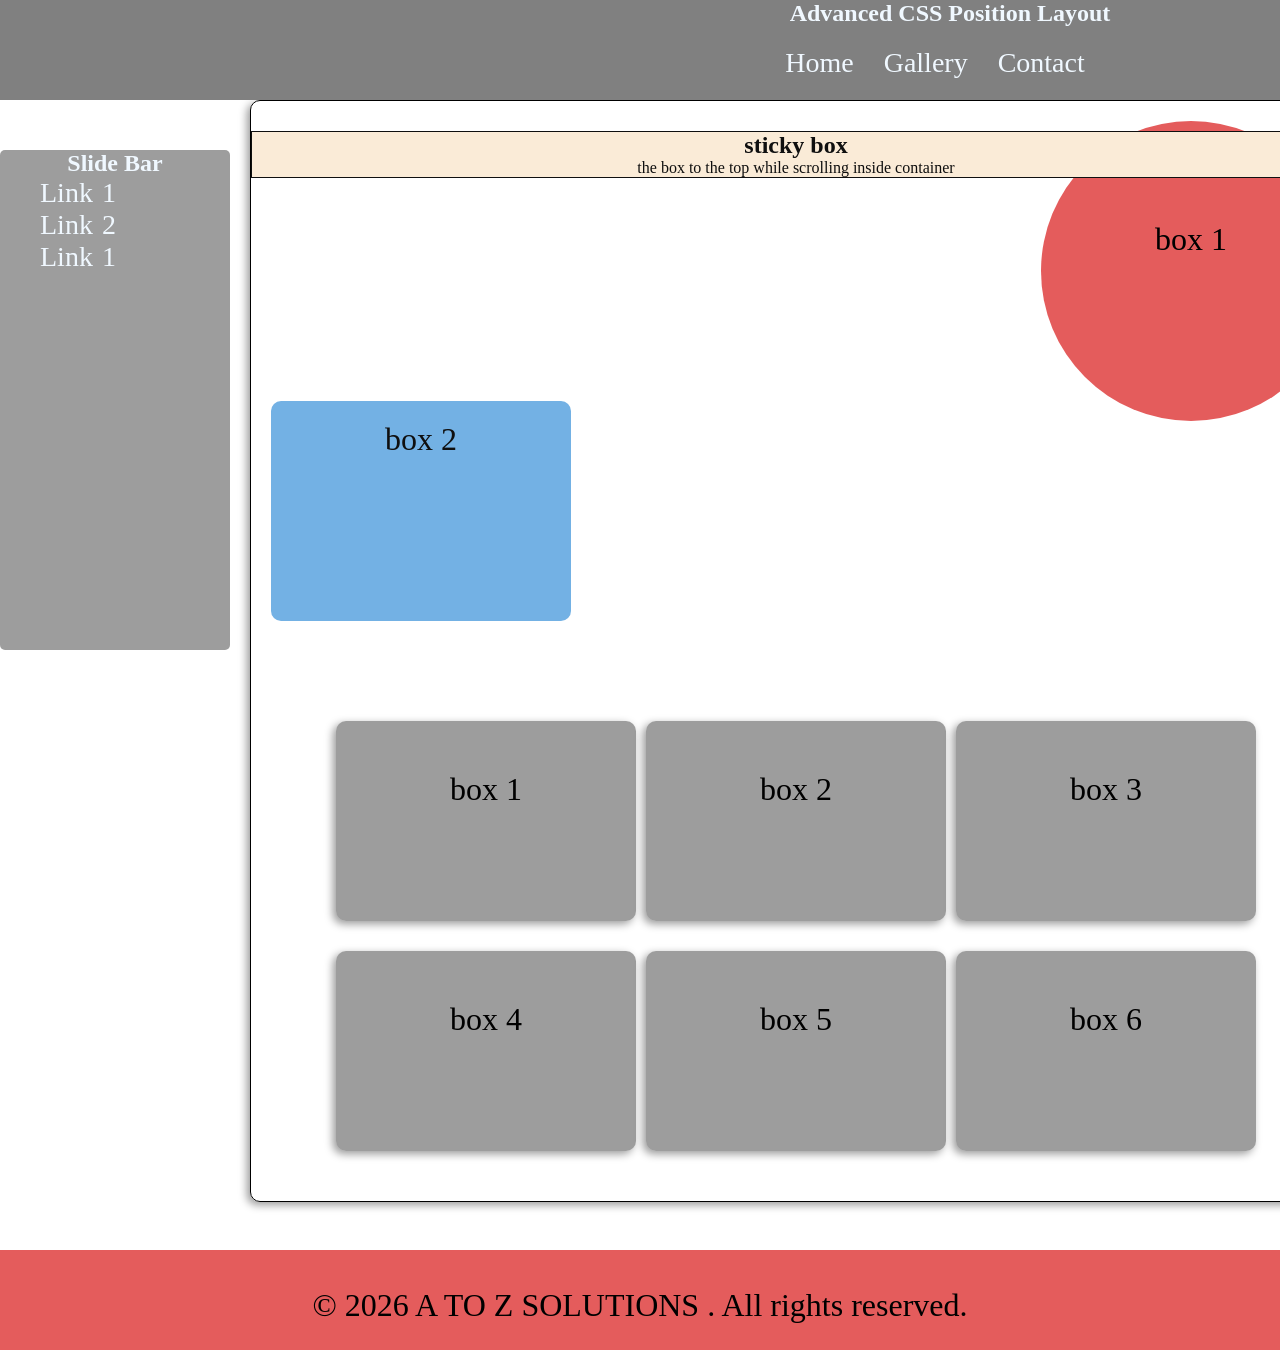
<file: CSS TASK-7/index.html>
<!DOCTYPE html>
<html lang="en">
<head>
    <meta charset="UTF-8">
    <meta name="viewport" content="width=device-width, initial-scale=1.0">
    <title>CSS TASK-7</title>
    <link rel="stylesheet" href="./style.css">
    <link id="ico" rel="icon" href="https://instagram.fhdd1-1.fna.fbcdn.net/v/t51.82787-19/765283855_18012882386926758_1096779105583080359_n.jpg?stp=dst-jpg_s150x150_tt6&_nc_cat=109&_nc_map=urlgen_bucketless&ig_cache_key=GA9OnS2mvA0An-4-AKejWRnJijgPbmNDAQAB1501500j-ccb7-5&ccb=7-5&_nc_sid=669407&efg=eyJ2ZW5jb2RlX3RhZyI6InByb2ZpbGVfcGljLnd3dy4xMDgwLkMzIn0%3D&_nc_ohc=vlxcBCgkMokQ7kNvwERlzHv&_nc_oc=AdpgchsGx_YPY2YkXuNqsMqf4bOhDnjS5IIhLOuDMkSxBfnWOxelPu4SA9dPxKSjwso&_nc_zt=24&_nc_ht=instagram.fhdd1-1.fna&_nc_gid=RVuNNFbQjiCZ5ixiwRJiRg&_nc_ss=7b2a8&oh=00_AQQ0epk0ju_u2ws0cQaRz6cxRravYR68jceTHYzZDaRTEA&oe=6AF92098" type="image/x-icon">
</head>
</head>
<body>
    <div class="main-nav">
        <nav class="navone">
        <h1>
            Advanced CSS Position Layout
        </h1>
        <ul>
            <li class="main-li"><a href="#">Home</a></li>
            <li class="main-li"><a href="#">Gallery</a></li>
            <li class="main-li"><a href="#">Contact</a></li>
        </ul>
        </nav>
    </div>
    
    </nav>
    <div class="asidebar">
        <aside>
        <h1>slide bar </h1>
        <ul>
            <li><a href="#">link 1</a></li>
            <li><a href="#">link 2</a></li>
            <li><a href="#">link 1</a></li>
        </ul>
    </aside>

    </div>
    
<div class="main-body">
    
    <header>
        <div class="navtwo" >
            <h2>sticky box</h2>
            <p>the box to the top while scrolling  inside container</p>
        </div>
    </header>
    <!-- boxes -->
        <main class="box-container">
            <div class="box-two">
                box 1
            </div>
            <div class="box-twoo">
                box 2
            </div>
            <div class="boxes">
                <div class="big-box">
                box 1
            </div>
            <div class="big-box">
                box 2
            </div>
            <div class="big-box">
                box 3
            </div>
            </div>
            <div class="boxestwo">
                 <div class="big-box">
                box 4
            </div>
            <div class="big-box">
                box 5
            </div>
            <div class="big-box">
                box 6
            </div>
            </div>
        </main>
</div>
<footer>
    <div class="footer">
        <br>
        <p>&copy; 2026 A TO Z SOLUTIONS . All rights reserved.</p>
    </div>
</body>
</html>
</file>
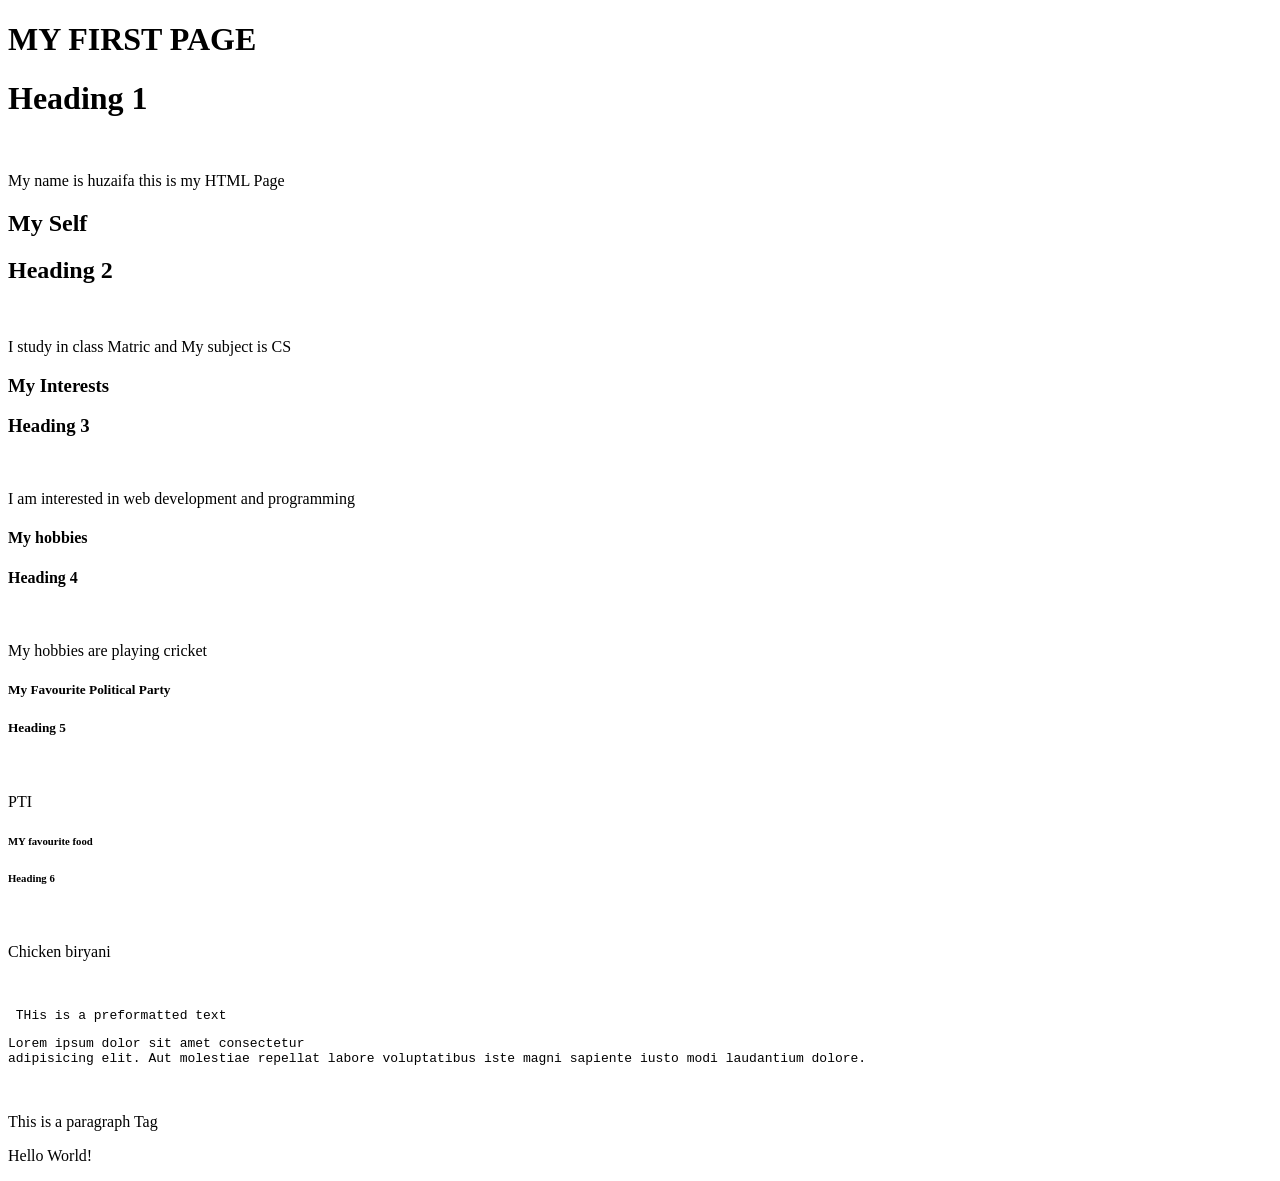
<file: HTML ASS 1/index.html>
<!DOCTYPE html>
<html lang="en">
<head>
    <meta charset="UTF-8">
    <meta name="viewport" content="width=device-width, initial-scale=1.0">
    <title>Document</title>
</head>
<body>
    <h1> MY FIRST PAGE </h1> <h1> Heading 1 </h1> 
    <br>
    <p> My name is huzaifa this is my HTML Page </p>
    <h2> My Self </h2> <h2> Heading 2 </h2>
    <br>
    <p> I study in class Matric and My subject is CS </p>
    <h3> My Interests </h3> <h3> Heading 3 </h3>
    <br>
    <p> I am interested in web development and programming </p>
    <h4> My hobbies</h4> <h4> Heading 4 </h4>
    <br>
    <p> My hobbies are playing cricket </p>
    <h5> My Favourite Political Party </h5> <h5> Heading 5 </h5>
    <br>
    <p> PTI </p>
    <h6> MY favourite food </h6> <h6> Heading 6 </h6>
    <br>
    <p> Chicken biryani </p>
    <br>
    <pre> THis is a preformatted text </pre>
    <pre>Lorem ipsum dolor sit amet consectetur 
adipisicing elit. Aut molestiae repellat labore voluptatibus iste magni sapiente iusto modi laudantium dolore.</pre>
    <br>
    <p> This is a paragraph Tag </p>
    <p> Hello World! </p>
</body>
</html>
</file>
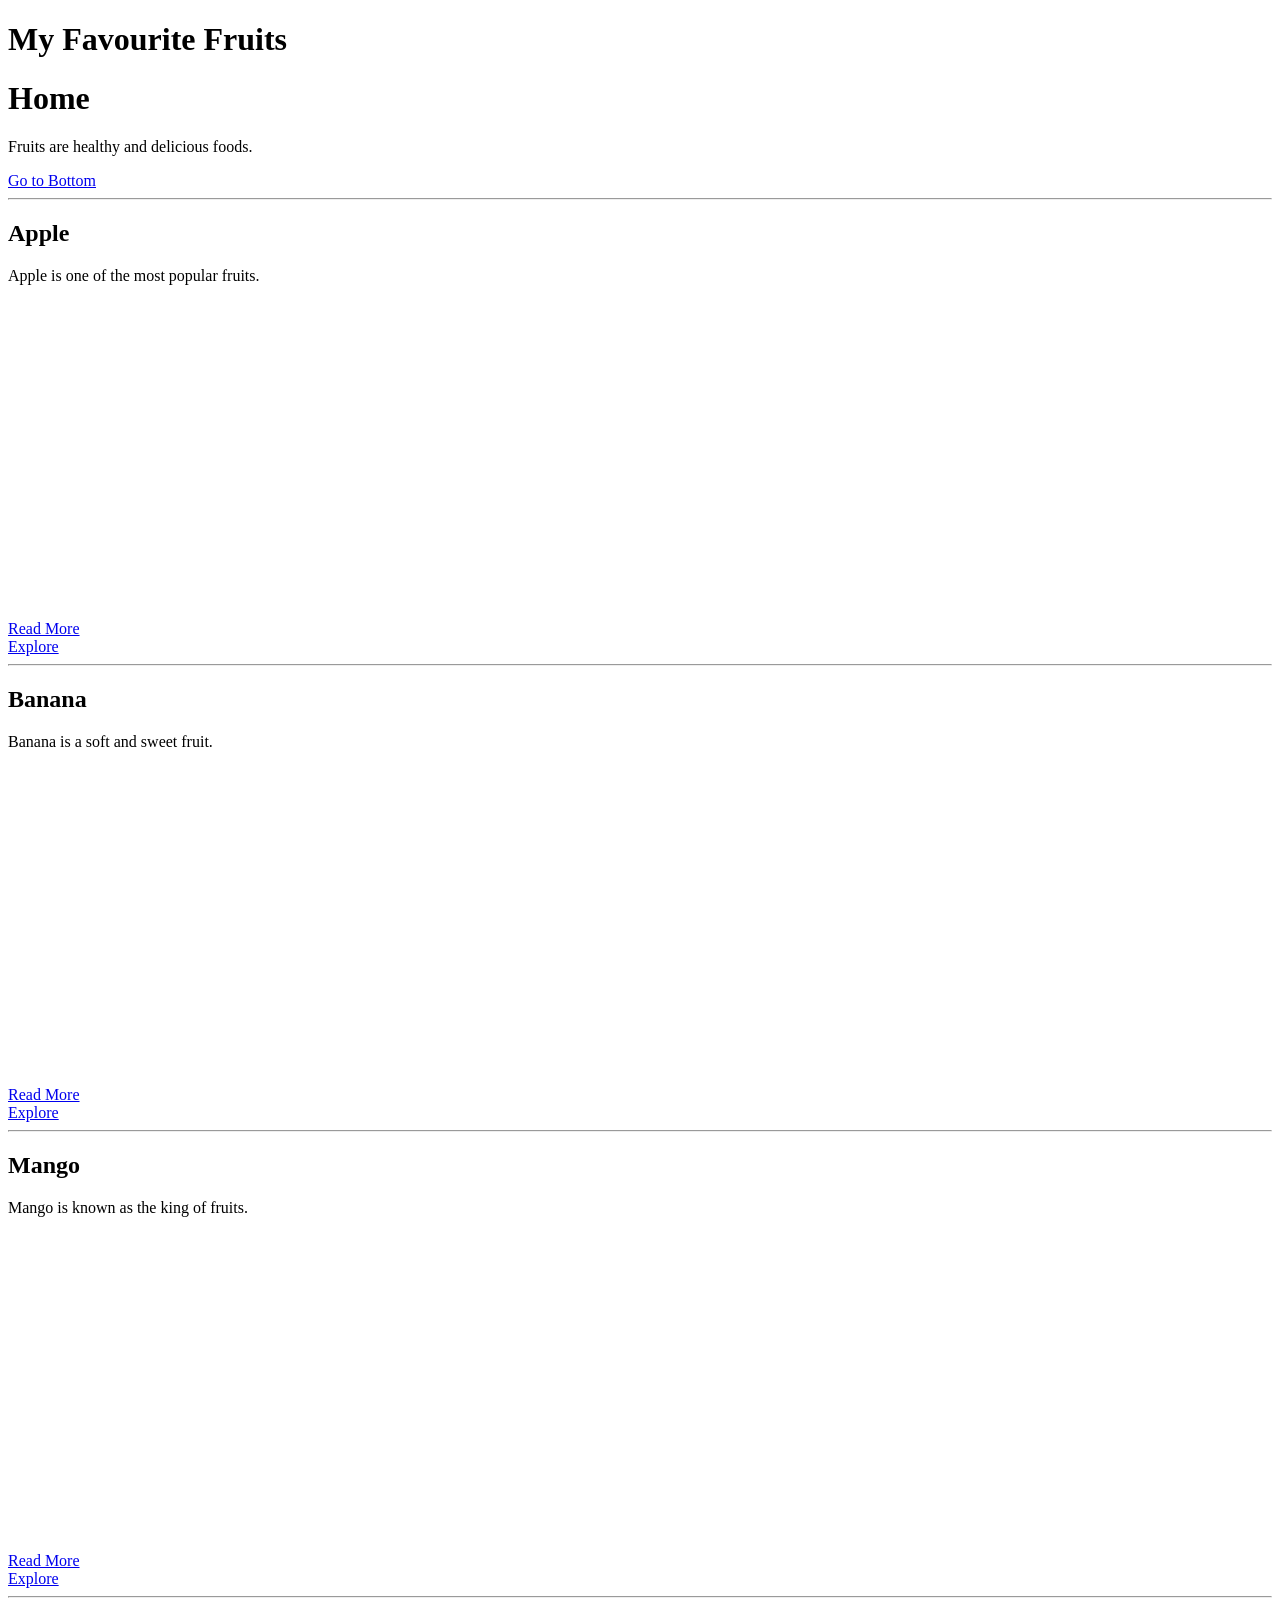
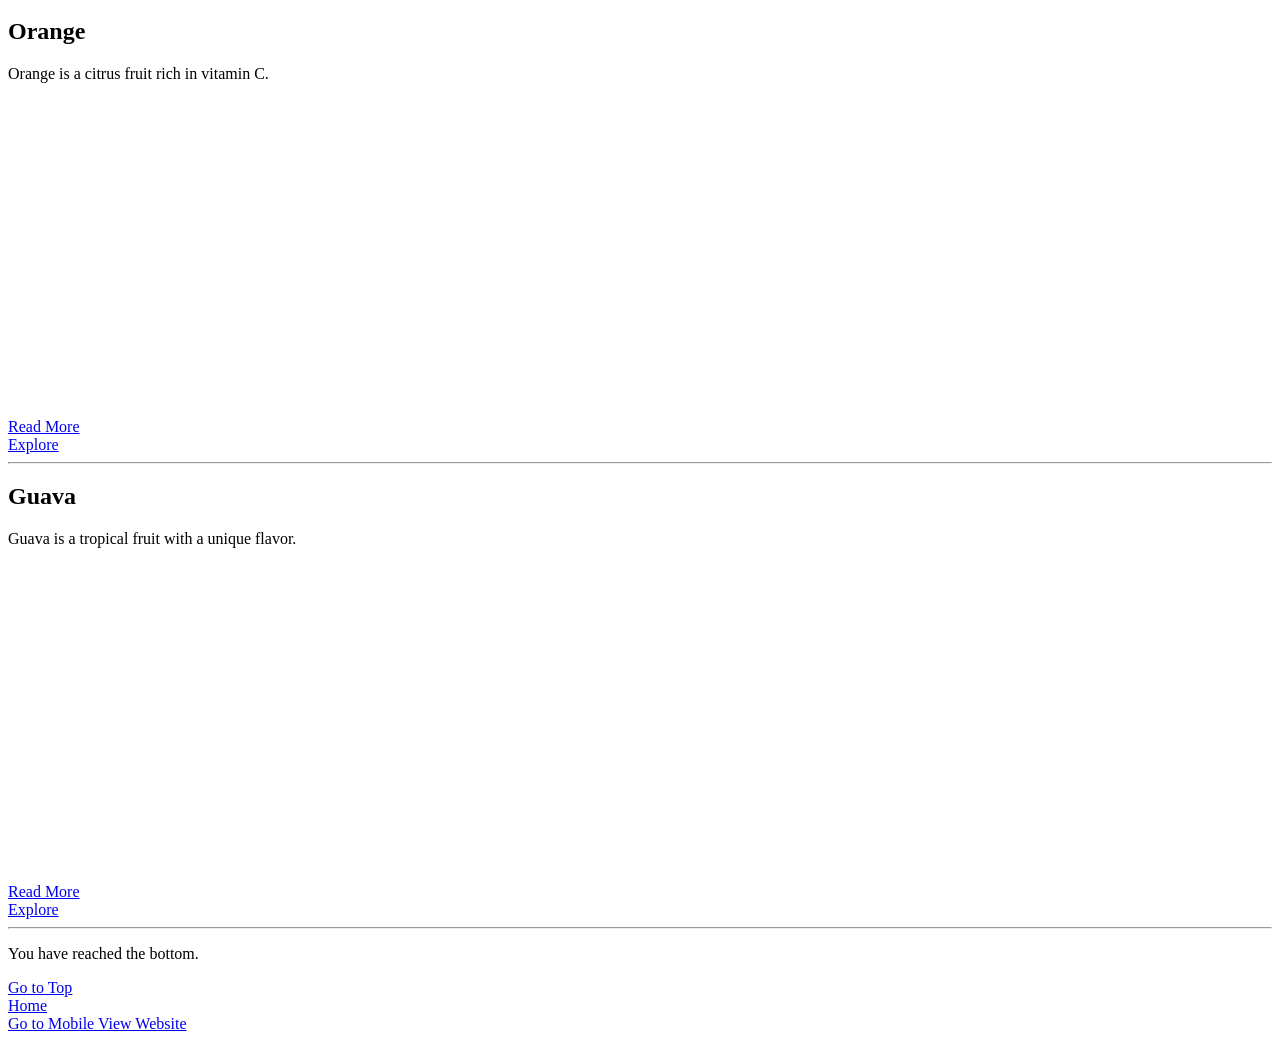
<file: HTML ASS 3/index.html>
<!DOCTYPE html>
<html>
<head>
    <title>Fruits Website</title>
</head>

<body>
    <h1 id="top">My Favourite Fruits</h1>
    <h1 id="Home">Home</h1>

    <p>
        Fruits are healthy and delicious foods.
    </p>

    <a href="#bottom">Go to Bottom</a>

    <hr>

    <h2>Apple</h2>
    <p> Apple is one of the most popular fruits.
    </p>
    
        <iframe width="560" height="315" src="https://www.youtube.com/embed/F5RNFiT1GNY?si=h0TgiqXK5hcSMdkn" title="YouTube video player" frameborder="0" allow="accelerometer; autoplay; clipboard-write; encrypted-media; gyroscope; picture-in-picture; web-share" referrerpolicy="strict-origin-when-cross-origin" allowfullscreen></iframe>


    <br>


    <!-- Absolute URL -->
    <a href="https://en.wikipedia.org/wiki/Apple" target="_blank">
        Read More
    </a>
    <br> 
    <!-- Relative URL -->
    <a href="apple.html">
        Explore
    </a>

    <hr>

    <h2>Banana</h2>
    <p>
        Banana is a soft and sweet fruit.
    </p>
    <iframe width="560" height="315" src="https://www.youtube.com/embed/K_j47hrS2JQ?si=-DH8G7w1BIaU9XIf" title="YouTube video player" frameborder="0" allow="accelerometer; autoplay; clipboard-write; encrypted-media; gyroscope; picture-in-picture; web-share" referrerpolicy="strict-origin-when-cross-origin" allowfullscreen></iframe>        

    <br>

    <a href="https://en.wikipedia.org/wiki/Banana" target="_blank">
        Read More
    </a>
    <br>
    <a href="banana.html">
        Explore
    </a>

    <hr>

    <h2>Mango</h2>
    <p>
        Mango is known as the king of fruits.
    </p>
    <iframe width="560" height="315" src="https://www.youtube.com/embed/qZIYCyRoBgI?si=oOWCDChSOn7B0WRS" title="YouTube video player" frameborder="0" allow="accelerometer; autoplay; clipboard-write; encrypted-media; gyroscope; picture-in-picture; web-share" referrerpolicy="strict-origin-when-cross-origin" allowfullscreen></iframe>
    <br>

    <a href="https://en.wikipedia.org/wiki/Mango" target="_blank">
        Read More
    </a>
     <br>
    <a href="mango.html">
        Explore
    </a>

    <hr>

    <h2>Orange</h2>
    <p>
        Orange is a citrus fruit rich in vitamin C.
    </p>

    <iframe width="560" height="315" src="https://www.youtube.com/embed/xM-wFmkn_jk?si=ksZbesliiWOqjYzq" title="YouTube video player" frameborder="0" allow="accelerometer; autoplay; clipboard-write; encrypted-media; gyroscope; picture-in-picture; web-share" referrerpolicy="strict-origin-when-cross-origin" allowfullscreen></iframe>
    <br>

    <a href="https://en.wikipedia.org/wiki/Orange_(fruit)" target="_blank">
        Read More
    </a>
      <br>
    <a href="orange.html">
        Explore
    </a>

    <hr>

    <h2>Guava</h2>
    <p>
        Guava is a tropical fruit with a unique flavor.
    </p>

    <iframe width="560" height="315" src="https://www.youtube.com/embed/fbqGJwN_-LA?si=vXUlpgotzNHdZsF-" title="YouTube video player" frameborder="0" allow="accelerometer; autoplay; clipboard-write; encrypted-media; gyroscope; picture-in-picture; web-share" referrerpolicy="strict-origin-when-cross-origin" allowfullscreen></iframe>
    <br>

    <a href="https://en.wikipedia.org/wiki/Guava" target="_blank">
        Read More
    </a>
     <br>
    <a href="guava.html">
        Explore
    </a>

    <hr>

    <p id="bottom">You have reached the bottom.</p>

    <a href="#top">Go to Top</a>
    <br>
    <a href="#Home"> Home</a>
    <br>
     <a href="mobile.html"> Go to Mobile View  Website </a>
</body>
</html>
</file>
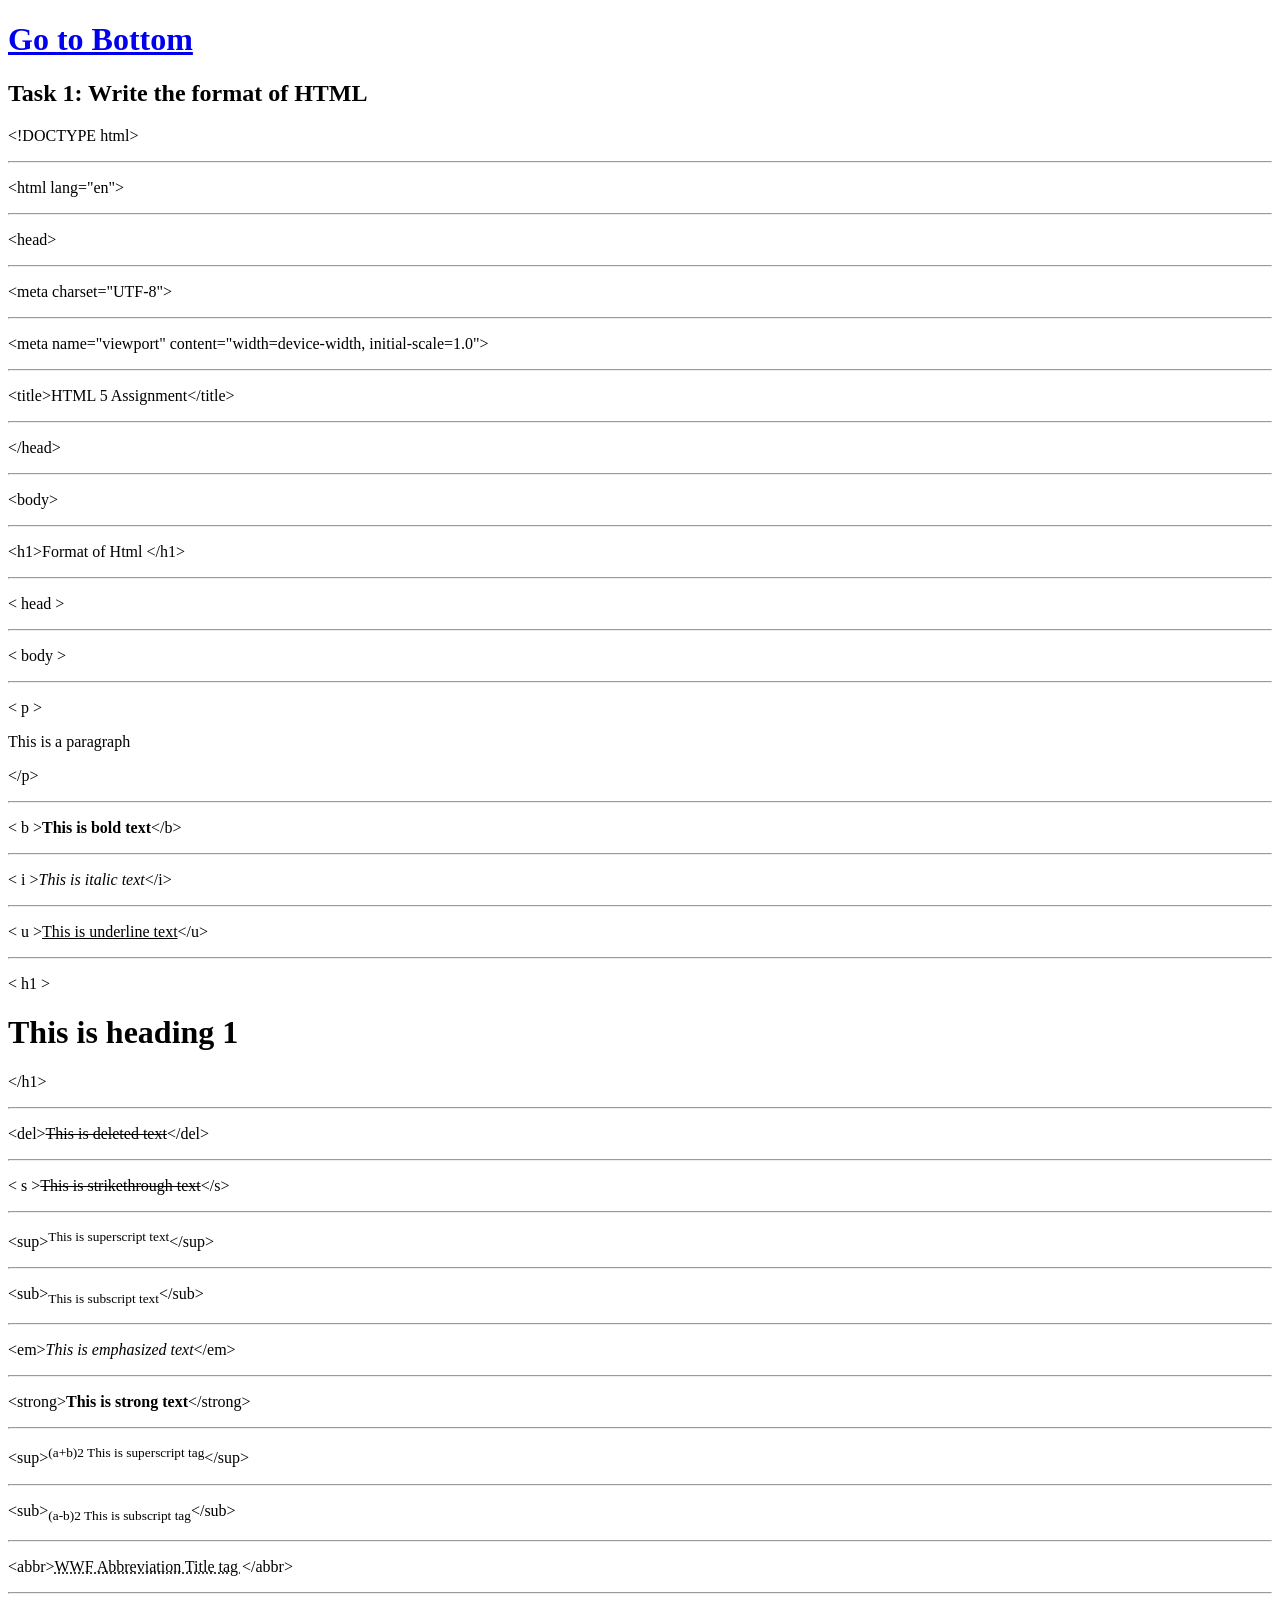
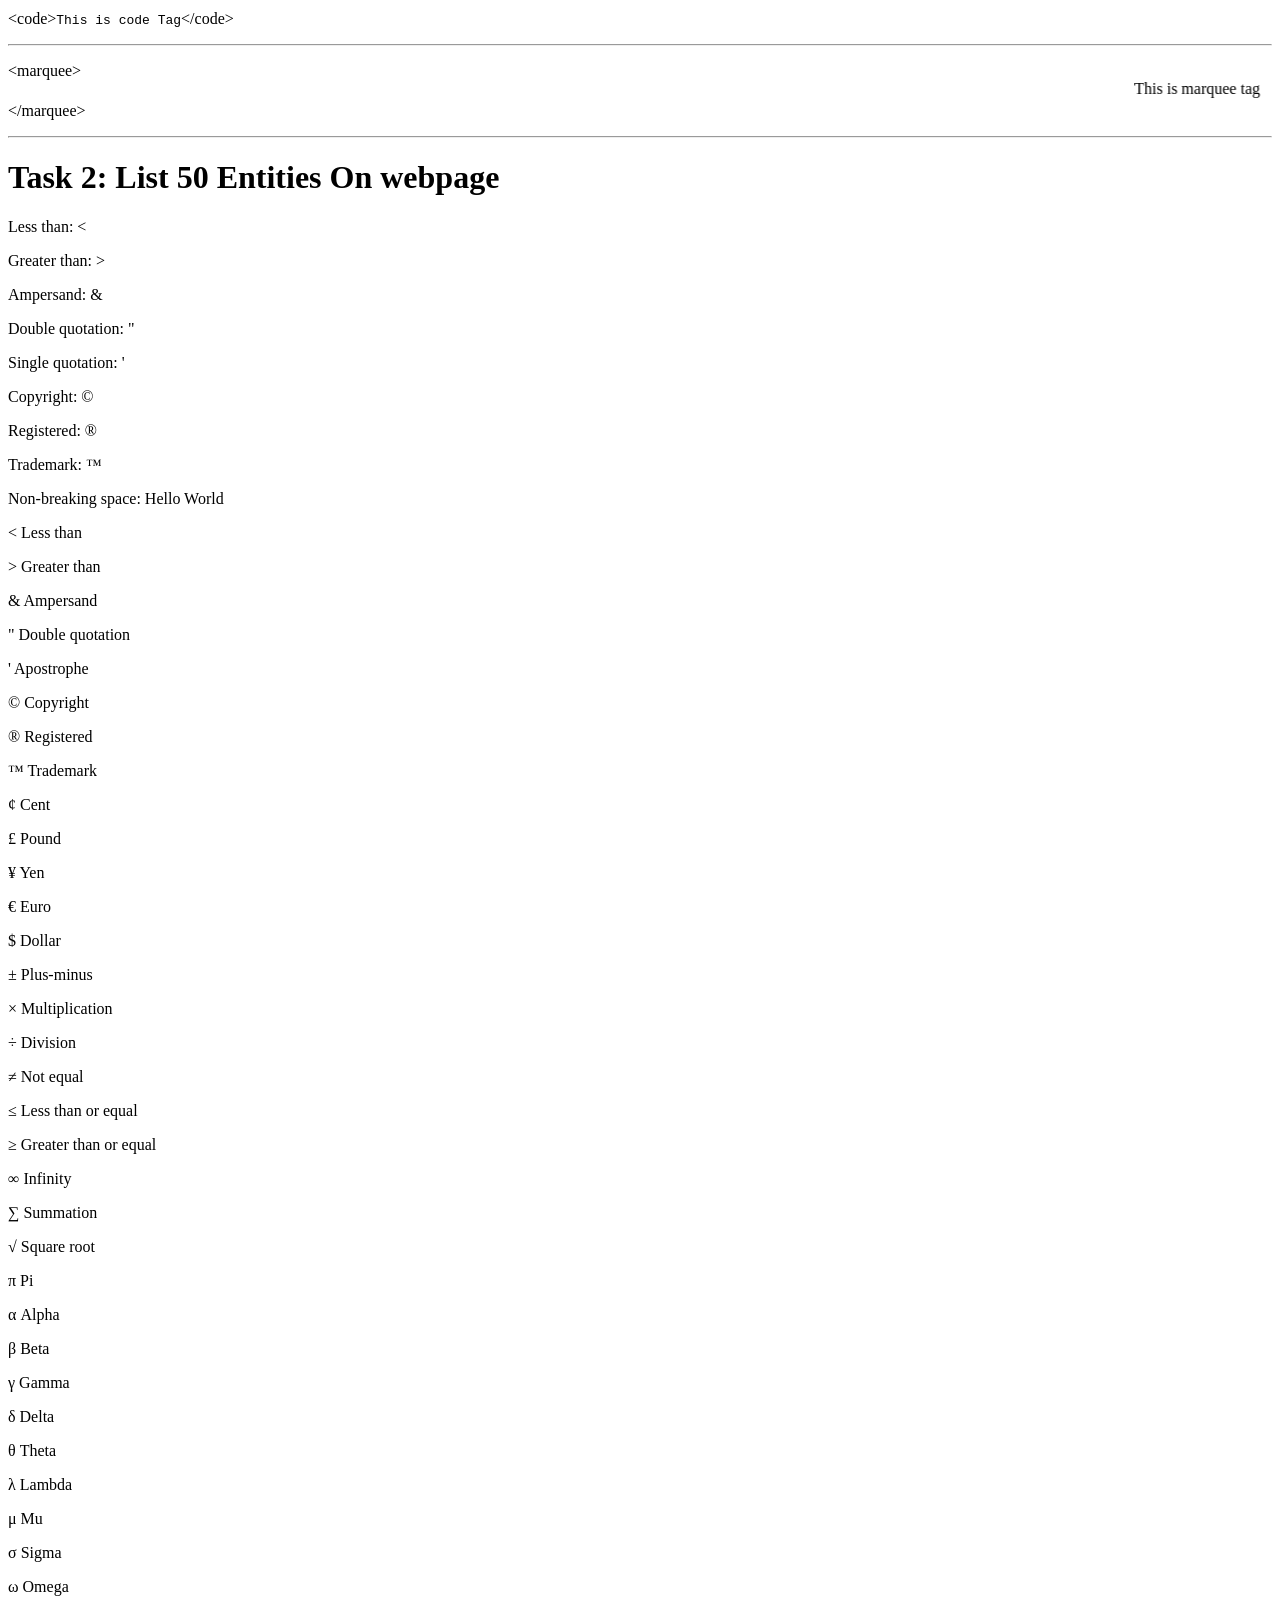
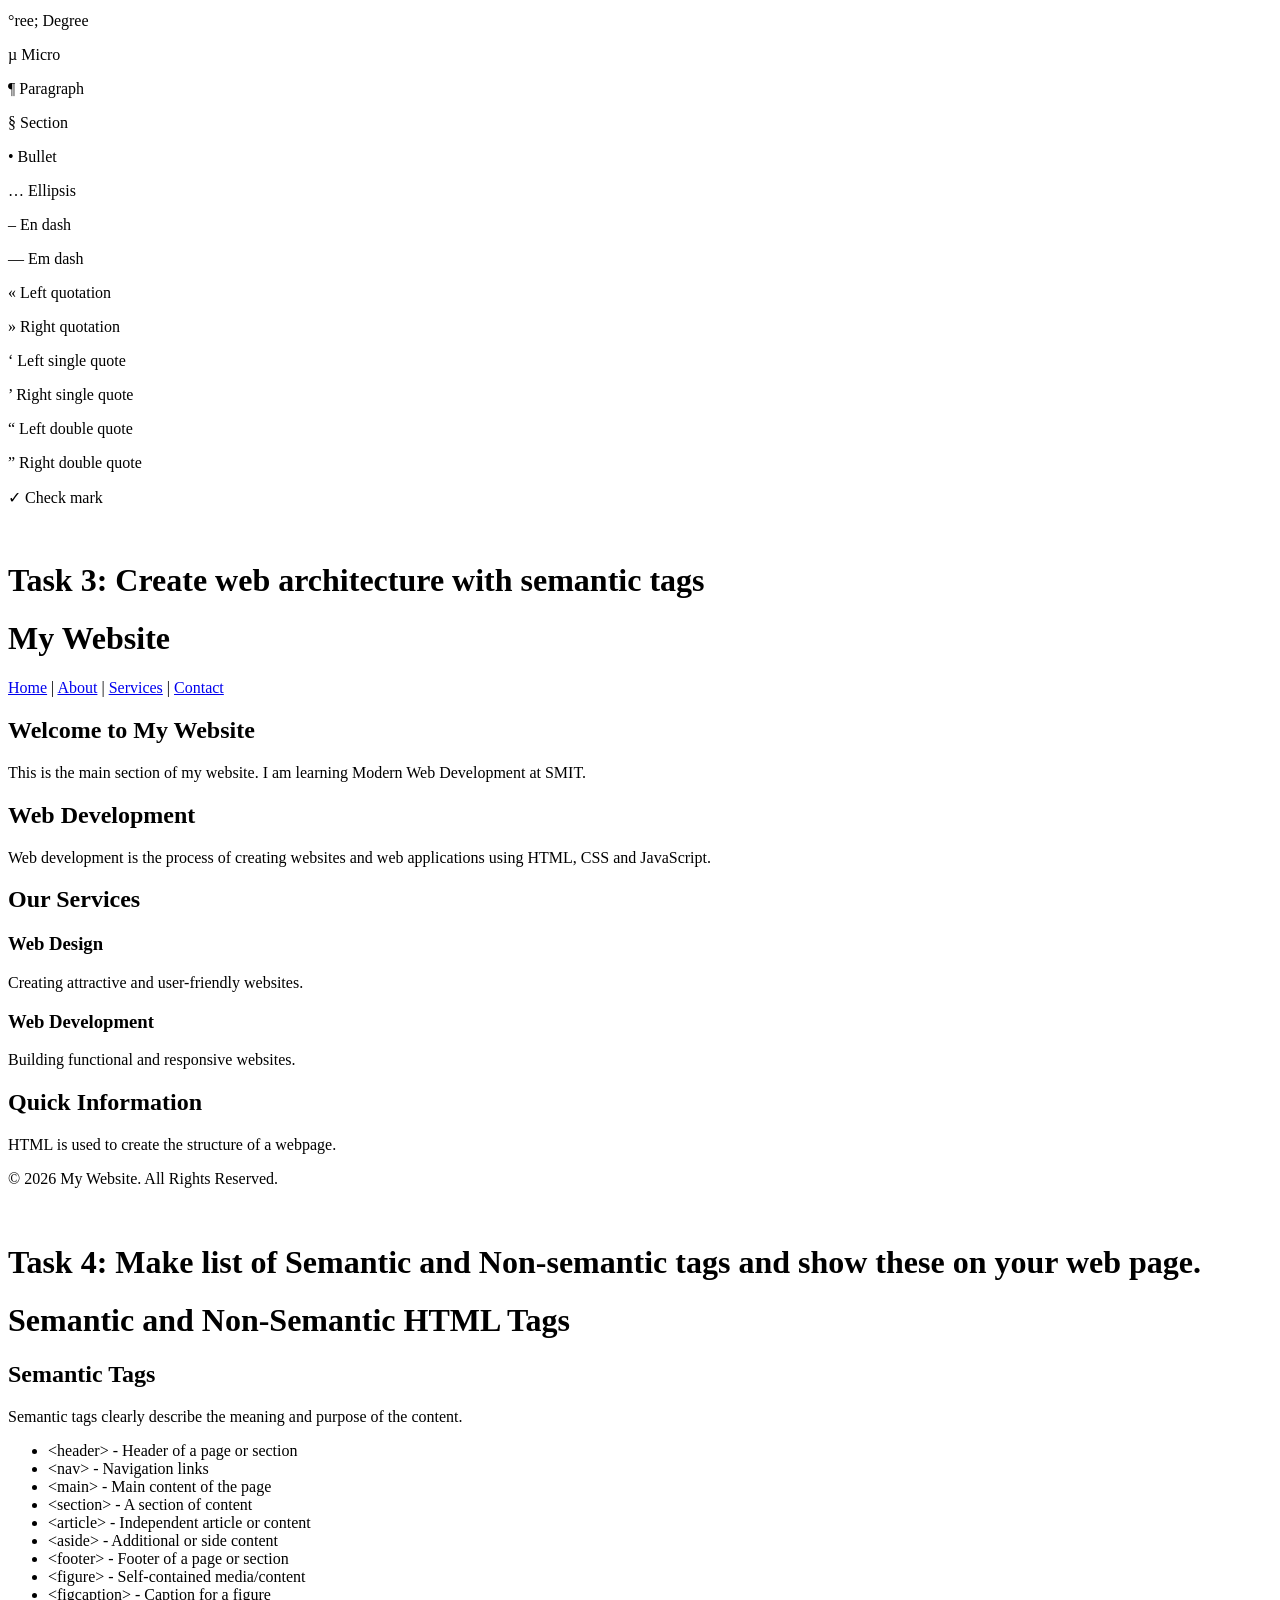
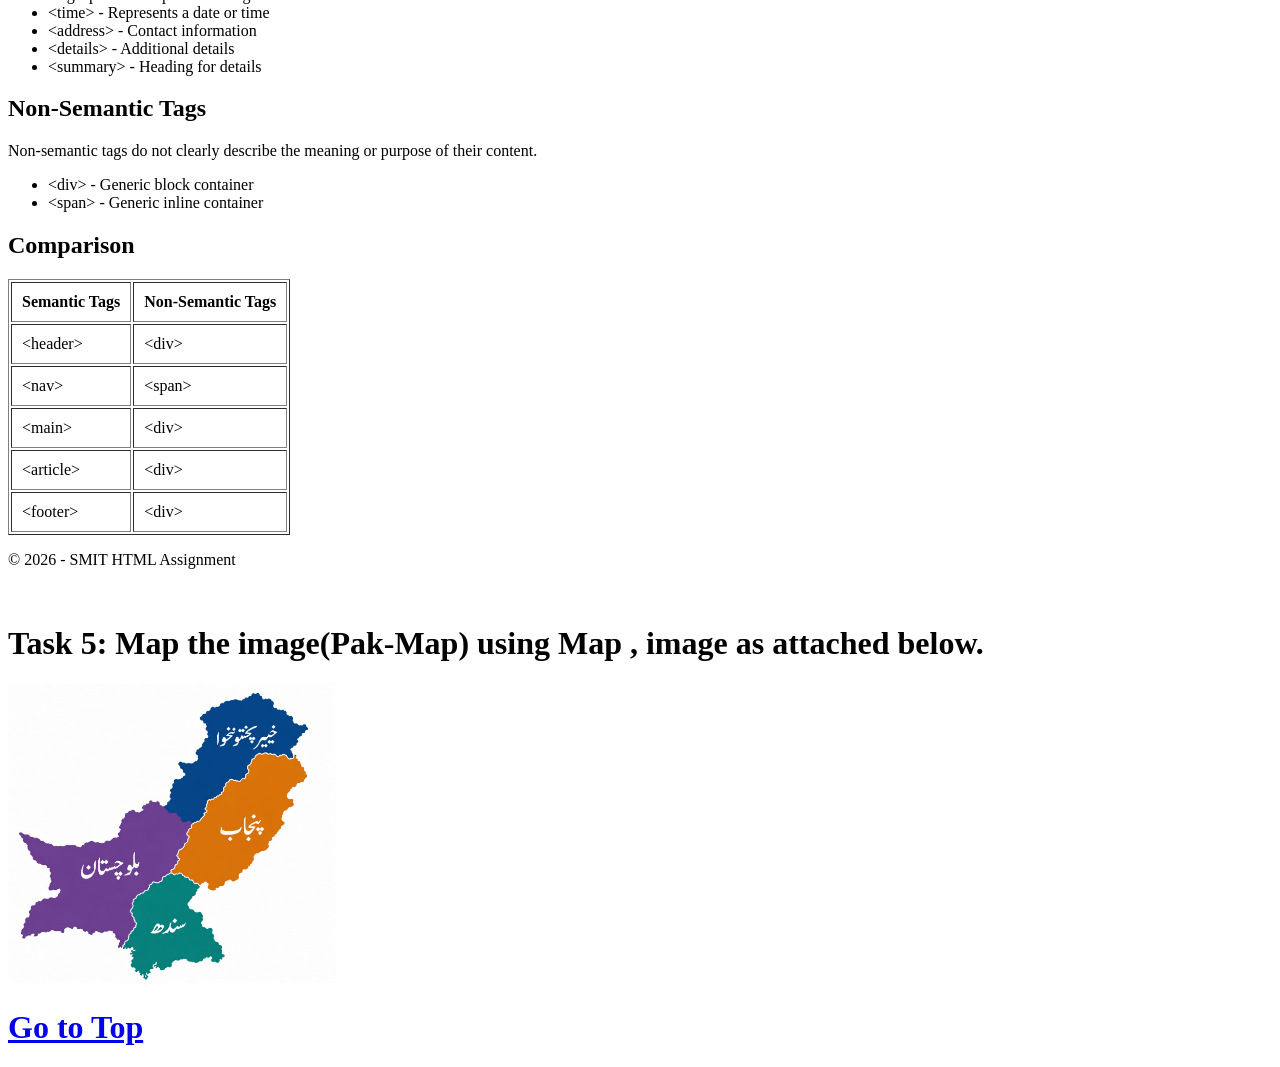
<file: HTML ASS 4/index.html>
<!DOCTYPE html>
<html lang="en">
<head>
    <meta charset="UTF-8">
    <meta name="viewport" content="width=device-width, initial-scale=1.0">
    <title>Document</title>
</head>
<body>
    <h1><a href="#bottom" id="top">Go to Bottom</a></h1>
    <h2>Task 1: Write the format of HTML</h2>
    <p> &lt;!DOCTYPE html&gt;</p>
    <hr>
    <p> &lt;html lang="en"&gt;</p>
    <hr>
    <p> &lt;head&gt;</p>
    <hr>
    <P> &lt;meta charset="UTF-8"&gt;</P>
    <hr>
    <P> &lt;meta name="viewport" content="width=device-width, initial-scale=1.0"&gt;</P>
    <hr>
    <P> &lt;title&gt;HTML 5 Assignment&lt;/title&gt;</P>
    <hr>
    <p> &lt;/head&gt;</p>
    <hr>
    <p> &lt;body&gt;</p>
    <hr>
    <p> &lt;h1&gt;Format of Html &lt;/h1&gt;</p>
    <hr>
    <p> &lt; head &gt;</p>
    <hr>
    <p> &lt; body &gt;</p>
    <hr>
    <p> &lt; p &gt;<p> This is a paragraph </p> &lt;/p&gt;</p>
    <hr>
    <p> &lt; b &gt;<b>This is bold text</b>&lt;/b&gt;</p>
    <hr>
    <p> &lt; i &gt;<i>This is italic text</i>&lt;/i&gt;</p>
    <hr>
    <p> &lt; u &gt;<u>This is underline text</u>&lt;/u&gt;</p>
    <hr>
    <p> &lt; h1 &gt;<h1>This is heading 1</h1>&lt;/h1&gt;</p>
    <hr>
    <p> &lt;del&gt;<del>This is deleted text</del>&lt;/del&gt;</p>
    <hr>
    <p> &lt; s &gt;<s>This is strikethrough text</s>&lt;/s&gt;</p>
    <hr>
    <p> &lt;sup&gt;<sup>This is superscript text</sup>&lt;/sup&gt;</p>
    <hr>
    <p> &lt;sub&gt;<sub>This is subscript text</sub>&lt;/sub&gt;</p>
    <hr>
    <p> &lt;em&gt;<em>This is emphasized text</em>&lt;/em&gt;</p>
    <hr>
    <p> &lt;strong&gt;<strong>This is strong text</strong>&lt;/strong&gt;</p>
    <hr>
    <P> &lt;sup&gt;<sup>(a+b)2 This is superscript tag</sup>&lt;/sup&gt;</P>
    <hr>
    <p> &lt;sub&gt;<sub>(a-b)2 This is subscript tag</sub>&lt;/sub&gt;</p>
    <hr>
    <p> &lt;abbr&gt;<abbr title="World Health Organization">WWF Abbreviation Title tag </abbr>&lt;/abbr&gt;</p>
    <hr>
    <p> &lt;code&gt;<code>This is code Tag</code>&lt;/code&gt;</p>
    <hr>
    <p> &lt;marquee&gt;<marquee>This is marquee tag</marquee>&lt;/marquee&gt;</p>
    <hr>
    <h1> Task 2: List 50 Entities On webpage </h1>
    <p>Less than: &lt;</p>
    <p>Greater than: &gt;</p>
    <p>Ampersand: &amp;</p>
    <p>Double quotation: &quot;</p>
    <p>Single quotation: &apos;</p>
    <p>Copyright: &copy;</p>
    <p>Registered: &reg;</p>
    <p>Trademark: &trade;</p>
    <p>Non-breaking space: Hello&nbsp;World</p>
    <p>&lt; Less than</p>
    <p>&gt; Greater than</p>
    <p>&amp; Ampersand</p>
    <p>&quot; Double quotation</p>
    <p>&apos; Apostrophe</p>
    <p>&copy; Copyright</p>
    <p>&reg; Registered</p>
    <p>&trade; Trademark</p>
    <p>&cent; Cent</p>
    <p>&pound; Pound</p>
    <p>&yen; Yen</p>
    <p>&euro; Euro</p>
    <p>&dollar; Dollar</p>
    <p>&plusmn; Plus-minus</p>
    <p>&times; Multiplication</p>
    <p>&divide; Division</p>
    <p>&ne; Not equal</p>
    <p>&le; Less than or equal</p>
    <p>&ge; Greater than or equal</p>
    <p>&infin; Infinity</p>
    <p>&sum; Summation</p>
    <p>&radic; Square root</p>
    <p>&pi; Pi</p>
    <p>&alpha; Alpha</p>
    <p>&beta; Beta</p>
    <p>&gamma; Gamma</p>
    <p>&delta; Delta</p>
    <p>&theta; Theta</p>
    <p>&lambda; Lambda</p>
    <p>&mu; Mu</p>
    <p>&sigma; Sigma</p>
    <p>&omega; Omega</p>
    <p>&degree; Degree</p>
    <p>&micro; Micro</p>
    <p>&para; Paragraph</p>
    <p>&sect; Section</p>
    <p>&bull; Bullet</p>
    <p>&hellip; Ellipsis</p>
    <p>&ndash; En dash</p>
    <p>&mdash; Em dash</p>
    <p>&laquo; Left quotation</p>
    <p>&raquo; Right quotation</p>
    <p>&lsquo; Left single quote</p>
    <p>&rsquo; Right single quote</p>
    <p>&ldquo; Left double quote</p>
    <p>&rdquo; Right double quote</p>
    <p>&check; Check mark</p>
    <br>
<h1> Task 3: Create web architecture with semantic tags</h1>
     <!-- Header -->
    <header>
        <h1>My Website</h1>

        <!-- Navigation -->
        <nav>
            <a href="#">Home</a> |
            <a href="#">About</a> |
            <a href="#">Services</a> |
            <a href="#">Contact</a>
        </nav>
    </header>

    <!-- Main Content -->
    <main>

        <!-- Section -->
        <section>
            <h2>Welcome to My Website</h2>
            <p>
                This is the main section of my website.
                I am learning Modern Web Development at SMIT.
            </p>
        </section>

        <!-- Article -->
        <article>
            <h2>Web Development</h2>
            <p>
                Web development is the process of creating websites
                and web applications using HTML, CSS and JavaScript.
            </p>
        </article>

        <!-- Another Section -->
        <section>
            <h2>Our Services</h2>

            <article>
                <h3>Web Design</h3>
                <p>Creating attractive and user-friendly websites.</p>
            </article>

            <article>
                <h3>Web Development</h3>
                <p>Building functional and responsive websites.</p>
            </article>
        </section>

        <!-- Aside -->
        <aside>
            <h2>Quick Information</h2>
            <p>
                HTML is used to create the structure of a webpage.
            </p>
        </aside>

    </main>

    <!-- Footer -->
    <footer>
        <p>&copy; 2026 My Website. All Rights Reserved.</p>
    </footer>
    <br>
    <h1> Task 4: Make list of Semantic and Non-semantic tags and show these on your web page.</h1>
     <header> <h1>Semantic and Non-Semantic HTML Tags</h1> </header> <main> <section> <h2>Semantic Tags</h2> <p> Semantic tags clearly describe the meaning and purpose of the content. </p> <ul> <li>&lt;header&gt; - Header of a page or section</li> <li>&lt;nav&gt; - Navigation links</li> <li>&lt;main&gt; - Main content of the page</li> <li>&lt;section&gt; - A section of content</li> <li>&lt;article&gt; - Independent article or content</li> <li>&lt;aside&gt; - Additional or side content</li> <li>&lt;footer&gt; - Footer of a page or section</li> <li>&lt;figure&gt; - Self-contained media/content</li> <li>&lt;figcaption&gt; - Caption for a figure</li> <li>&lt;time&gt; - Represents a date or time</li> <li>&lt;address&gt; - Contact information</li> <li>&lt;details&gt; - Additional details</li> <li>&lt;summary&gt; - Heading for details</li> </ul> </section> <section> <h2>Non-Semantic Tags</h2> <p> Non-semantic tags do not clearly describe the meaning or purpose of their content. </p> <ul> <li>&lt;div&gt; - Generic block container</li> <li>&lt;span&gt; - Generic inline container</li> </ul> </section> <section> <h2>Comparison</h2> <table border="1" cellpadding="10"> <tr> <th>Semantic Tags</th> <th>Non-Semantic Tags</th> </tr> <tr> <td>&lt;header&gt;</td> <td>&lt;div&gt;</td> </tr> <tr> <td>&lt;nav&gt;</td> <td>&lt;span&gt;</td> </tr> <tr> <td>&lt;main&gt;</td> <td>&lt;div&gt;</td> </tr> <tr> <td>&lt;article&gt;</td> <td>&lt;div&gt;</td> </tr> <tr> <td>&lt;footer&gt;</td> <td>&lt;div&gt;</td> </tr> </table> </section> </main> <footer> <p>&copy; 2026 - SMIT HTML Assignment</p> </footer>
     <br>
     <h1> Task 5: Map the image(Pak-Map) using Map , image as attached below.</h1>
    <img src="./Assets/img/WhatsApp Image 2026-09-25 at 4.15.34 PM.jpeg" width="328" style="max-width: 100%; height: auto;" alt="Pak-Map" usemap="#pakmap">
        <map name="pakmap">
            <area shape="poly" coords="965,40,1018,60,1040,100,1090,120,1120,160,1168,171,1160,205,1128,242,1117,278,1108,293,1080,282,1050,278,1020,274,990,280,971,292,960,315,940,332,920,344,900,366,878,378,860,390,845,410,830,425,812,438,795,455,780,475,760,490,745,510,720,526,700,550,670,540,650,522,625,515,610,495,600,470,610,440,620,415,615,390,625,360,650,340,670,335,690,330,690,310,674,303,660,294,650,270,690,265,710,260,730,242,740,220,755,200,760,175,770,155,780,140,800,130,820,120,835,100,860,90,890,80,910,60,940,45" href="https://en.wikipedia.org/wiki/Khyber_Pakhtunkhwa" alt="Khyber Pakhtunkhwa">
            <area shape="poly" coords="966,280,945,305,923,330,905,355,880,375,862,397,843,420,822,439,800,460,780,483,759,509,738,532,720,565,709,600,699,635,686,665,674,700,665,730,682,744,705,744,726,750,747,755,765,771,786,783,797,804,817,812,840,800,860,787,880,770,908,765,928,754,950,739,976,729,997,710,1014,688,1033,674,1045,650,1060,630,1070,606,1085,590,1095,560,1105,540,1112,520,1127,503,1110,485,1100,460,1094,435,1115,420,1138,405,1145,385,1165,370,1166,350,1154,328,1145,305,1138,286,1120,279,1108,292,1080,282,1050,278,1020,274,990,280,971,292" href="https://en.wikipedia.org/wiki/Punjab,_Pakistan" alt="Punjab">
            <area shape="poly" coords="42,585,53,585,65,593,79,598,100,598,124,609,143,619,171,630,196,638,230,638,257,631,285,629,315,621,348,620,378,618,404,609,424,594,434,571,443,551,449,531,465,512,482,500,504,489,526,471,553,461,570,467,586,481,600,496,623,514,650,520,670,540,694,548,717,552,708,586,700,630,683,676,666,713,651,746,625,765,602,779,573,805,545,822,524,848,501,878,485,900,478,929,480,954,488,980,470,1008,451,1034,437,1034,421,1002,408,990,390,984,370,982,340,979,318,988,290,982,260,986,235,976,207,982,182,994,153,1000,130,990,112,970,90,975,71,991,56,985,62,958,51,935,62,906,75,879,84,851,105,834,129,827,154,827,177,823,198,810,202,791,189,776,172,781,155,780,164,746,161,719,155,700,135,684,120,671,105,655,91,643,72,630,62,615,46,595" href="https://en.wikipedia.org/wiki/Balochistan,_Pakistan" alt="Balochistan">
            <area shape="poly" coords="445,1034,475,1010,488,980,480,954,478,929,485,900,501,878,524,848,545,822,573,805,602,779,625,765,651,746,674,746,695,756,714,768,740,780,762,786,783,784,798,801,790,817,776,837,759,856,751,876,764,894,790,916,797,932,790,953,794,972,810,994,825,1017,837,1040,838,1060,828,1080,815,1087,797,1080,783,1064,770,1074,752,1080,732,1077,710,1082,690,1077,670,1080,652,1093,630,1092,610,1100,591,1110,574,1110,558,1136,543,1158,531,1160,520,1146,511,1128,496,1110,489,1090,481,1071,471,1050,461,1040" href="https://en.wikipedia.org/wiki/Sindh" alt="Sindh">
        </map>
    <script>
        const mapImage = document.querySelector('img[usemap="#pakmap"]');
        const mapAreas = document.querySelectorAll('map[name="pakmap"] area');

        function resizeMapAreas() {
            const scaleX = mapImage.clientWidth / mapImage.naturalWidth;
            const scaleY = mapImage.clientHeight / mapImage.naturalHeight;

            mapAreas.forEach((area) => {
                if (!area.dataset.originalCoords) {
                    area.dataset.originalCoords = area.coords;
                }

                area.coords = area.dataset.originalCoords
                    .split(',')
                    .map((coordinate, index) => Math.round(Number(coordinate) * (index % 2 === 0 ? scaleX : scaleY)))
                    .join(',');
            });
        }

        if (mapImage.complete) {
            resizeMapAreas();
        } else {
            mapImage.addEventListener('load', resizeMapAreas);
        }
        window.addEventListener('resize', resizeMapAreas);
    </script>
    <h1><a href="#top" id="bottom">Go to Top</a></h1>
    
    
    
    
</body>
</html>
</file>
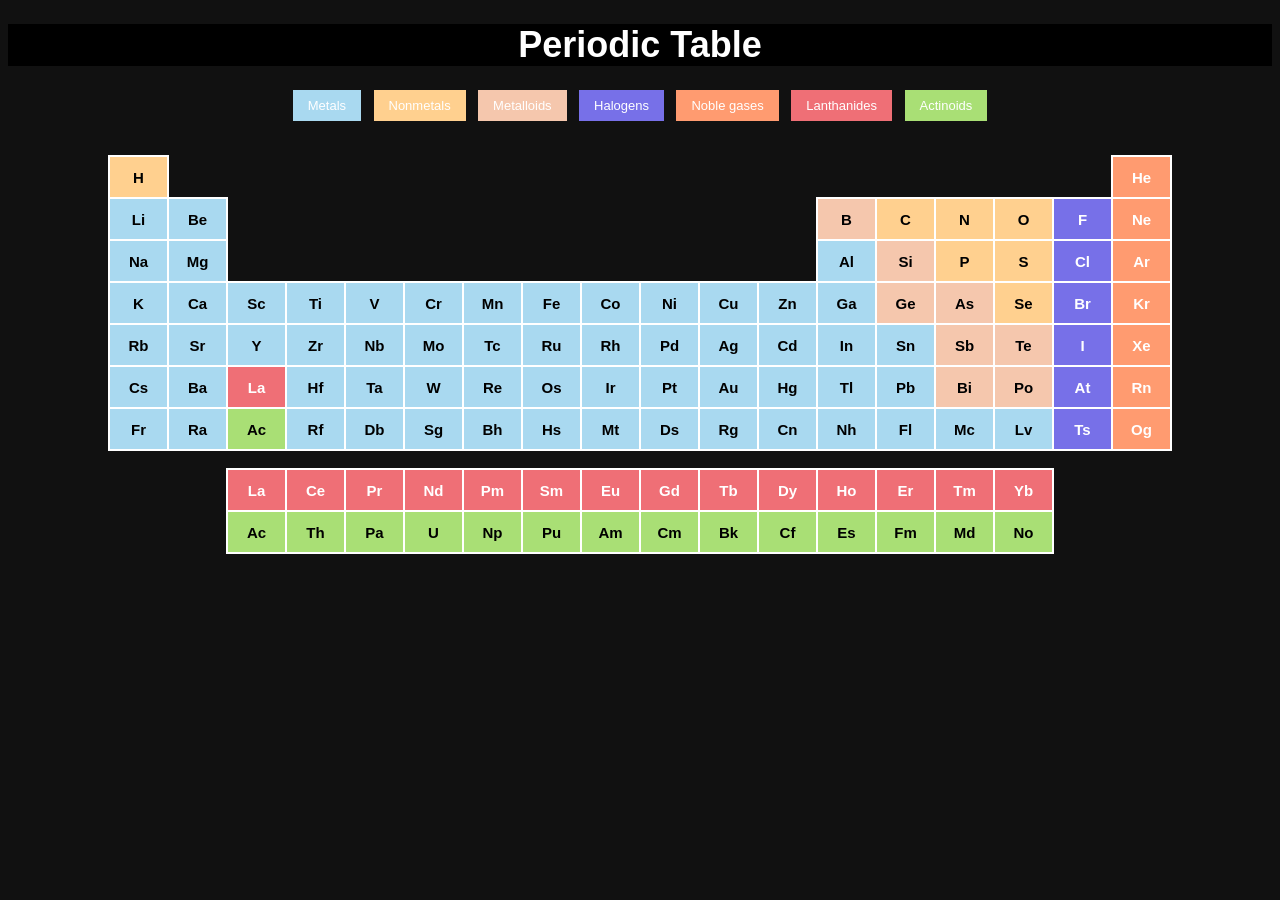
<file: HTML ASS 5/index.html>
<!DOCTYPE html>
<html lang="en">
<head>
    <meta charset="UTF-8">
    <meta name="viewport" content="width=device-width, initial-scale=1.0">
    <title>Periodic Table</title>

    <style>
        body {
            font-family: Arial, sans-serif;
            background-color: #111;
            background-image: url('https://i.pinimg.com/736x/9c/2c/ef/9c2cefd25ef4ded17ad49f088c6f731c.jpg');
            background-size: cover;
            background-position: center;
            background-repeat: no-repeat;
            background-attachment: fixed;
        }

        h1 {
            text-align: center;
            color: white;
        }

        table {
            margin: 30px auto;
            border-collapse: collapse;
            text-align: center;
        }

        td {
            width: 55px;
            height: 38px;
            border: 2px solid white;
            font-weight: bold;
            font-size: 15px;
        }

        .metal {
            background-color: #a9d9f0;
        }

        .nonmetal {
            background-color: #ffd08f;
        }

        .metalloid {
            background-color: #f5c7ad;
        }

        .halogen {
            background-color: #7770e8;
            color: white;
        }

        .noble {
            background-color: #ff9b70;
            color: white;
        }

        .lanthanide {
            background-color: #ef6f76;
            color: white;
        }

        .actinide {
            background-color: #a9df75;
        }

        .empty {
            border: none;
            background-color: transparent;
        }

        .legend {
            margin: 20px auto;
            color: white;
            text-align: center;
        }

        .legend span {
            display: inline-block;
            padding: 8px 15px;
            margin: 4px;
            font-size: 13px;
        }
        h1 {
            font-size: 36px;
            margin-bottom: 20px;
            color: white;
            background-color: black;
            border: radius 50px;
        }
    </style>
</head>

<body>

    <h1>Periodic Table</h1>

    <div class="legend">
        <span class="metal">Metals</span>
        <span class="nonmetal">Nonmetals</span>
        <span class="metalloid">Metalloids</span>
        <span class="halogen">Halogens</span>
        <span class="noble">Noble gases</span>
        <span class="lanthanide">Lanthanides</span>
        <span class="actinide">Actinoids</span>
    </div>

    <table>

        <!-- Period 1 -->
        <tr>
            <td class="nonmetal">H</td>

            <td class="empty" colspan="16"></td>

            <td class="noble">He</td>
        </tr>

        <!-- Period 2 -->
        <tr>
            <td class="metal">Li</td>
            <td class="metal">Be</td>

            <td class="empty" colspan="10"></td>

            <td class="metalloid">B</td>
            <td class="nonmetal">C</td>
            <td class="nonmetal">N</td>
            <td class="nonmetal">O</td>
            <td class="halogen">F</td>
            <td class="noble">Ne</td>
        </tr>

        <!-- Period 3 -->
        <tr>
            <td class="metal">Na</td>
            <td class="metal">Mg</td>

            <td class="empty" colspan="10"></td>

            <td class="metal">Al</td>
            <td class="metalloid">Si</td>
            <td class="nonmetal">P</td>
            <td class="nonmetal">S</td>
            <td class="halogen">Cl</td>
            <td class="noble">Ar</td>
        </tr>

        <!-- Period 4 -->
        <tr>
            <td class="metal">K</td>
            <td class="metal">Ca</td>
            <td class="metal">Sc</td>
            <td class="metal">Ti</td>
            <td class="metal">V</td>
            <td class="metal">Cr</td>
            <td class="metal">Mn</td>
            <td class="metal">Fe</td>
            <td class="metal">Co</td>
            <td class="metal">Ni</td>
            <td class="metal">Cu</td>
            <td class="metal">Zn</td>
            <td class="metal">Ga</td>
            <td class="metalloid">Ge</td>
            <td class="metalloid">As</td>
            <td class="nonmetal">Se</td>
            <td class="halogen">Br</td>
            <td class="noble">Kr</td>
        </tr>

        <!-- Period 5 -->
        <tr>
            <td class="metal">Rb</td>
            <td class="metal">Sr</td>
            <td class="metal">Y</td>
            <td class="metal">Zr</td>
            <td class="metal">Nb</td>
            <td class="metal">Mo</td>
            <td class="metal">Tc</td>
            <td class="metal">Ru</td>
            <td class="metal">Rh</td>
            <td class="metal">Pd</td>
            <td class="metal">Ag</td>
            <td class="metal">Cd</td>
            <td class="metal">In</td>
            <td class="metal">Sn</td>
            <td class="metalloid">Sb</td>
            <td class="metalloid">Te</td>
            <td class="halogen">I</td>
            <td class="noble">Xe</td>
        </tr>

        <!-- Period 6 -->
        <tr>
            <td class="metal">Cs</td>
            <td class="metal">Ba</td>
            <td class="lanthanide">La</td>
            <td class="metal">Hf</td>
            <td class="metal">Ta</td>
            <td class="metal">W</td>
            <td class="metal">Re</td>
            <td class="metal">Os</td>
            <td class="metal">Ir</td>
            <td class="metal">Pt</td>
            <td class="metal">Au</td>
            <td class="metal">Hg</td>
            <td class="metal">Tl</td>
            <td class="metal">Pb</td>
            <td class="metalloid">Bi</td>
            <td class="metalloid">Po</td>
            <td class="halogen">At</td>
            <td class="noble">Rn</td>
        </tr>

        <!-- Period 7 -->
        <tr>
            <td class="metal">Fr</td>
            <td class="metal">Ra</td>
            <td class="actinide">Ac</td>
            <td class="metal">Rf</td>
            <td class="metal">Db</td>
            <td class="metal">Sg</td>
            <td class="metal">Bh</td>
            <td class="metal">Hs</td>
            <td class="metal">Mt</td>
            <td class="metal">Ds</td>
            <td class="metal">Rg</td>
            <td class="metal">Cn</td>
            <td class="metal">Nh</td>
            <td class="metal">Fl</td>
            <td class="metal">Mc</td>
            <td class="metal">Lv</td>
            <td class="halogen">Ts</td>
            <td class="noble">Og</td>
        </tr>

        <!-- Space -->
        <tr>
            <td class="empty" colspan="18" style="height:15px;"></td>
        </tr>

        <!-- Lanthanides -->
        <tr>
            <td class="empty" colspan="2"></td>

            <td class="lanthanide">La</td>
            <td class="lanthanide">Ce</td>
            <td class="lanthanide">Pr</td>
            <td class="lanthanide">Nd</td>
            <td class="lanthanide">Pm</td>
            <td class="lanthanide">Sm</td>
            <td class="lanthanide">Eu</td>
            <td class="lanthanide">Gd</td>
            <td class="lanthanide">Tb</td>
            <td class="lanthanide">Dy</td>
            <td class="lanthanide">Ho</td>
            <td class="lanthanide">Er</td>
            <td class="lanthanide">Tm</td>
            <td class="lanthanide">Yb</td>
        </tr>

        <!-- Actinides -->
        <tr>
            <td class="empty" colspan="2"></td>

            <td class="actinide">Ac</td>
            <td class="actinide">Th</td>
            <td class="actinide">Pa</td>
            <td class="actinide">U</td>
            <td class="actinide">Np</td>
            <td class="actinide">Pu</td>
            <td class="actinide">Am</td>
            <td class="actinide">Cm</td>
            <td class="actinide">Bk</td>
            <td class="actinide">Cf</td>
            <td class="actinide">Es</td>
            <td class="actinide">Fm</td>
            <td class="actinide">Md</td>
            <td class="actinide">No</td>
        </tr>

    </table>

</body>
</html>
</file>
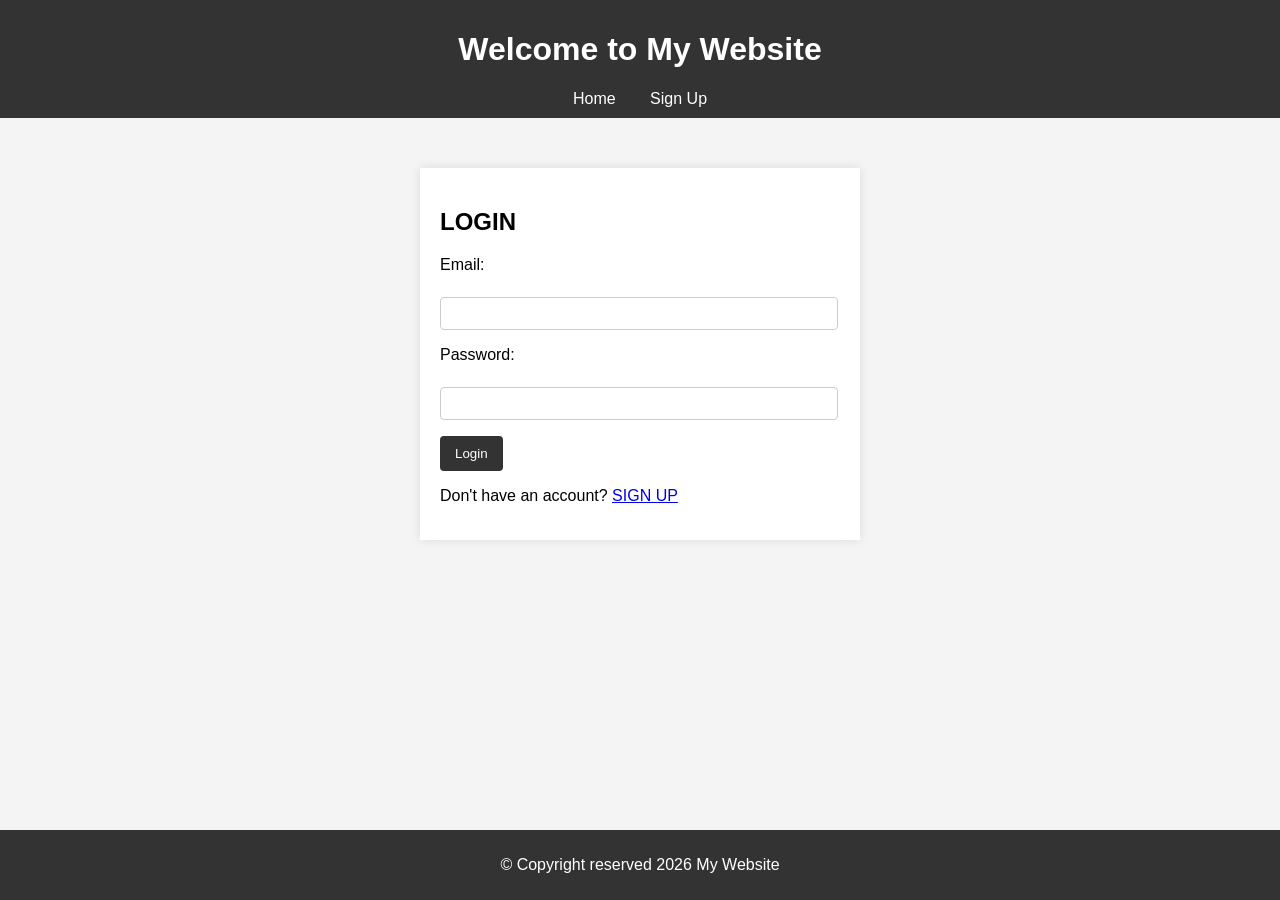
<file: HTML ASS 6/index.html>
<!DOCTYPE html>
<html lang="en">
<head>
    <meta charset="UTF-8">
    <meta name="viewport" content="width=device-width, initial-scale=1.0">
    <title>LOGIN</title>
    <style>
        body {
            font-family: Arial, sans-serif;
            margin: 0;
            padding: 0;
            background-color: #f4f4f4;
        }
        header {
            background-color: #333;
            color: #fff;
            padding: 10px 0;
            text-align: center;
        }
        nav a {
            color: #fff;
            margin: 0 15px;
            text-decoration: none;
        }
        main {
            max-width: 400px;
            margin: 50px auto;
            padding: 20px;
            background-color: #fff;
            box-shadow: 0 0 10px rgba(0, 0, 0, 0.1);
        }
        form p {
            margin-bottom: 15px;
        }
        label {
            display: block;
            margin-bottom: 5px;
        }
        input[type="email"],
        input[type="password"] {
            width: calc(100% - 20px);
            padding: 8px;
            border: 1px solid #ccc;
            border-radius: 4px;
        }
        button {
            padding: 10px 15px;
            background-color: #333;
            color: #fff;
            border: none;
            border-radius: 4px;
            cursor: pointer;
        }
        button:hover {
            background-color: #555;
        }
        footer {
            text-align: center;
            padding: 10px 0;
            background-color: #333;
            color: #fff;
            position: fixed;
            width: 100%;
            bottom: 0;
        }
    </style>
</head>
<body>
    <header>
        <h1>Welcome to My Website</h1>
        <nav>
                <a href="index.html">Home</a>
                <a href="signup1.html">Sign Up</a>
        </nav>
    </header>
    
    <main>
        <h2>LOGIN </h2>
        <form action="signup1.html" method="get">
            <p>
                <label for="login-email">Email:</label><br>
                <input type="email" id="login-email" name="email" required>
            </p>
            <p>
                <label for="login-password">Password:</label><br>
                <input type="password" id="login-password" name="password" required>
            </p>
            <p>
                <button type="submit">Login</button>
            </p>
            <p>
                Don't have an account? <a href="signup1.html">SIGN UP</a>
            </p>
        </form>
    </main>
    <footer>
        <p>&copy;  Copyright reserved 2026 My Website</p>
    </footer>
</body>
</html>
</file>
<file: CSS TASK-5/style.css>
/* Layout: full-bleed painted hero with floating nav and search, then a framed 4-up category grid */
:root{
  --bg:#f6f4f1;
  --surface:#ffffff;
  --fg:#2a2622;
  --muted:#6f675f;
  --accent:#fcb913;
  --accent-ink:#2a2114;
  --frame:#ffffff;
  --line:#e6e1da;
  --shadow:0 2px 10px rgba(40,30,15,.12);
  --display:"Playfair Display",Georgia,"Times New Roman",serif;
  --body:"Open Sans",system-ui,-apple-system,"Segoe UI",sans-serif;
  --script:"Yellowtail","Brush Script MT",cursive;
}
@media (prefers-color-scheme:dark){
  :root:not([data-theme="light"]){
    --bg:#16130f;--surface:#221e18;--fg:#f1ece4;--muted:#a79f94;--frame:#2a251d;--line:#3a342b;
    --shadow:0 2px 12px rgba(0,0,0,.5);color-scheme:dark;
  }
}
:root[data-theme="dark"]{
  --bg:#16130f;--surface:#221e18;--fg:#f1ece4;--muted:#a79f94;--frame:#2a251d;--line:#3a342b;
  --shadow:0 2px 12px rgba(0,0,0,.5);color-scheme:dark;
}
*{box-sizing:border-box}
body{background:var(--bg);color:var(--fg);font-family:var(--body);font-size:14px;line-height:1.5}
a{color:inherit;text-decoration:none}
button,input,select{font:inherit}
:focus-visible{outline:2px solid var(--accent);outline-offset:2px}

.wrap{
  max-width:1180px;margin:0 auto;
  padding-left:max(16px,env(safe-area-inset-left,0px));
  padding-right:max(16px,env(safe-area-inset-right,0px));
}

/* ---------- hero ---------- */
.hero{position:relative;overflow:hidden;color:#fff;background:#3a2410;isolation:isolate}
.hero svg.paint{position:absolute;inset:0;width:100%;height:100%;z-index:-1}
.hero::after{content:"";position:absolute;inset:0;z-index:-1;
  background:linear-gradient(180deg,rgba(20,10,0,.55) 0,rgba(20,10,0,0) 28%,rgba(20,10,0,0) 60%,rgba(20,10,0,.45) 100%)}

.nav{display:flex;align-items:center;justify-content:space-between;gap:16px;padding-block:18px;flex-wrap:wrap}
.nav-left,.nav-right{display:flex;align-items:center;gap:22px;min-width:0}
.logo{font-family:var(--script);font-size:34px;line-height:1;color:#fff;margin-right:8px;text-shadow:0 1px 6px rgba(0,0,0,.4)}
.logo small{display:block;font-family:var(--body);font-size:7px;letter-spacing:.18em;text-transform:uppercase;margin-top:-2px;text-align:right;opacity:.85}
.nav a,.nav button.link{font-size:12px;font-weight:600;color:#fff;background:none;border:0;cursor:pointer;padding:4px 0;display:inline-flex;align-items:center;gap:6px;white-space:nowrap}
.nav a:hover,.nav button.link:hover{color:var(--accent)}
.caret{width:0;height:0;border:4px solid transparent;border-top-color:currentColor;border-bottom:0}
.cart{position:relative;display:inline-flex;align-items:center;gap:8px}
.cart svg{width:22px;height:22px}
.badge{position:absolute;left:11px;top:-5px;background:#e8503a;color:#fff;border-radius:9px;min-width:16px;height:16px;font-size:10px;line-height:16px;text-align:center;font-weight:700;padding:0 4px}
.total{font-size:10px;letter-spacing:.06em;text-transform:uppercase}

.hero-body{padding-block:88px 78px;text-align:center}
.hero h1{font-family:var(--display);font-weight:500;font-size:clamp(28px,5vw,46px);letter-spacing:.015em;line-height:1.15;margin:0 0 12px;text-transform:uppercase;text-wrap:balance;text-shadow:0 2px 14px rgba(0,0,0,.35)}
.hero p.lede{font-weight:600;font-size:13px;margin:0 auto 34px;max-width:620px;text-wrap:balance;text-shadow:0 1px 6px rgba(0,0,0,.5)}

.search{display:flex;max-width:760px;margin:0 auto;background:#fff;box-shadow:0 8px 30px rgba(0,0,0,.35);border-radius:2px;overflow:hidden;color:#2a2622}
.search input{flex:1;min-width:0;border:0;padding:0 22px;height:62px;font-size:13px;background:transparent;color:inherit}
.search input::placeholder{color:#6d6860}
.search select{border:0;border-left:1px solid #ebe6df;background:transparent;color:inherit;padding:0 14px;width:140px;font-size:12px;cursor:pointer}
.search button{border:0;background:var(--accent);width:88px;cursor:pointer;display:grid;place-items:center;color:var(--accent-ink);transition:filter .15s}
.search button:hover{filter:brightness(1.07)}
.search button svg{width:26px;height:26px}
.status{min-height:20px;margin:14px 0 0;font-size:12px;text-shadow:0 1px 4px rgba(0,0,0,.6)}

/* ---------- categories ---------- */
.cat-head{background:var(--surface);border-bottom:1px solid var(--line);box-shadow:0 6px 16px -10px rgba(0,0,0,.25)}
.cat-head h2{margin:0;padding-block:20px;font-family:var(--display);font-weight:400;font-size:16px;letter-spacing:.06em;text-transform:uppercase}
.cat-wrap{padding-block:34px 70px}
.grid{display:grid;grid-template-columns:repeat(4,minmax(0,1fr));gap:12px}
.tile{position:relative;display:block;padding:6px;background:var(--frame);box-shadow:var(--shadow);border:0;cursor:pointer;text-align:left;color:#fff}
.tile .art{position:relative;aspect-ratio:1/1;overflow:hidden;background:#222}
.tile svg{position:absolute;inset:0;width:100%;height:100%;transition:transform .5s ease}
.tile:hover svg{transform:scale(1.06)}
.tile .art::after{content:"";position:absolute;inset:0;background:linear-gradient(180deg,rgba(0,0,0,0) 45%,rgba(0,0,0,.72) 100%)}
.tile .label{position:absolute;left:16px;right:12px;bottom:12px;z-index:1;font-family:var(--display);font-size:13px;letter-spacing:.04em;text-transform:uppercase;line-height:1.25;text-shadow:0 1px 6px rgba(0,0,0,.6)}
.tile:hover .label{color:var(--accent)}

footer{border-top:1px solid var(--line);color:var(--muted);font-size:12px}
footer .wrap{display:flex;justify-content:space-between;gap:12px;flex-wrap:wrap;padding-block:22px}

@media (max-width:900px){
  .grid{grid-template-columns:repeat(2,minmax(0,1fr))}
  .nav-left .hide-sm{display:none}
}
@media (max-width:560px){
  .nav-right .hide-sm{display:none}
  .hero-body{padding-block:60px 56px}
  .search{flex-wrap:wrap}
  .search input{flex:1 1 100%;height:54px}
  .search select{flex:1;height:48px;border-left:0;border-top:1px solid #ebe6df;width:auto}
  .search button{width:80px;height:48px}
  .tile .label{font-size:11px;left:12px}
}
@media (prefers-reduced-motion:reduce){.tile svg{transition:none}}
</file>
<file: CSS TASK-7/style.css>
*{
    margin: 0;

}
.main-body {
    display: inline;
    position: absolute;
    left: 250px;
    top: 100px;
    border: 1px solid;
    border-radius: 10px;
    width: 1090px;
    height: 1100px;
    box-shadow: -3px 3px 8px rgba(0, 0, 0, 0.4);
}
nav{
    width: 1900px;
    height: 100px;
}
.main-nav{
    position: fixed;
    width: 1090px;
    z-index: 999;
    margin-bottom: 300px;
}
.navone{
    background-color: grey;
    
}
.navone h1
 {
    color: aliceblue;
    text-align: center;
    gap: 20px;
}
.navone ul{
    list-style: none;
    text-align: center;
    display: flex;
    justify-content: center;
    gap: 30px;
    margin-top: 20px;
    margin-right: 70px;
    
}
header {
    width: 100%px;
    height: 200px;
    text-align: center;
    position: relative;
    top: 30px;
     
}
.navtwo{
    background-color: antiquewhite;
    color: #0f0f0f;
    border: 1px solid;
    position: sticky;
    z-index: 10;
    
}

.box-two {
    background-color: rgb(228, 92, 92);
    display: inline-block;
    border-radius: 50%;
    width: 300px;
    height: 300px;
    text-align: center;
    position: absolute;
    right: 0px;
    top: 20px;
    z-index: 1;
    padding-top: 100px;
    box-sizing: border-box;
    font-size: 32px;
}
.box-twoo {
    width: 300px;
    height: 200px;
    background-color: rgb(115, 177, 228);
    color: #0f0f0f;
    text-align: center;
    padding-top: 20px;
    font-size: 32px;
    position: relative;
    top: 100px;
    left: 20px;
    border-radius: 10px;
}
.big-box{
    width: 300px;
    height: 200px;
    background-color: rgba(12, 11, 11, 0.4);
    position: relative;
    top: 200px;
    border-radius: 10px;
    padding-top: 50px;
    font-size: 32px;
    text-align: center; 
    box-sizing: border-box;
   transition: transform 0.3s ease;
   box-shadow: -3px 3px 8px rgba(0, 0, 0, 0.4);
}
.big-box:hover {
    transform: translateY(-10px);
    box-shadow: -3px 3px 8px rgba(0, 0, 0, 0.9);

}

.boxes {
    display: flex;
    justify-content: center;
    gap: 10px;
    margin-bottom: 30px;
    
}
.boxestwo{
      display: flex;
    justify-content: center;
    gap: 10px;
    border-radius: 10px;
}
aside{
    width: 230px;
    height: 500px;
    background-color: rgba(12, 11, 11, 0.4);
    display: inline-block;
    position: fixed;
    top: 150px;
    border-radius: 5px;
    color: aliceblue;
    z-index: 1000;
   
}
aside h1{
    text-align: center;
    text-transform: capitalize;
}
aside ul {
    list-style: none;
}
aside ul,li,a{
    text-decoration: none;
    color: aliceblue;
    font-size: 28px;
    text-transform: capitalize;
    word-spacing: 2px;
}
.footer{
    width: 100%;
    height: 100px;
    background-color: rgb(228, 92, 92);
    position: relative;
    top: 1250px;
    text-align: center;
    font-size: 32px;
}
</file>
